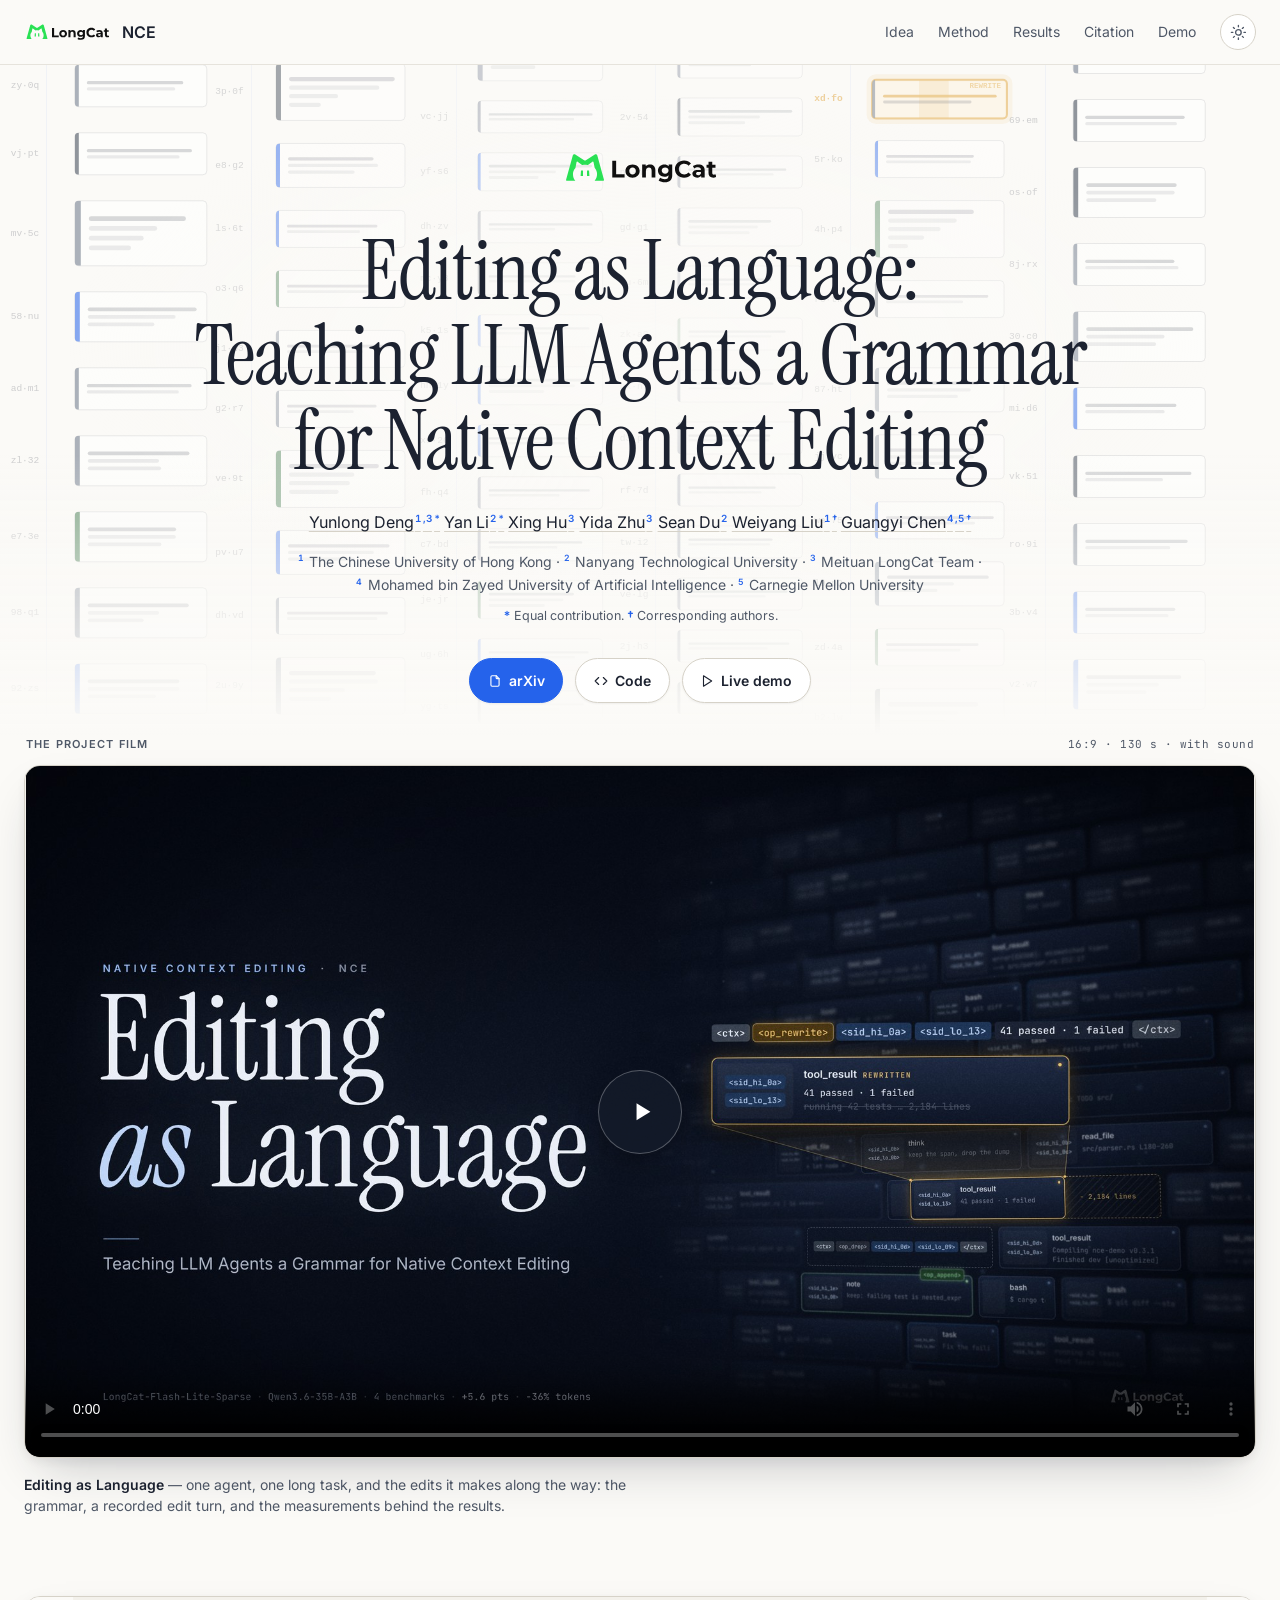
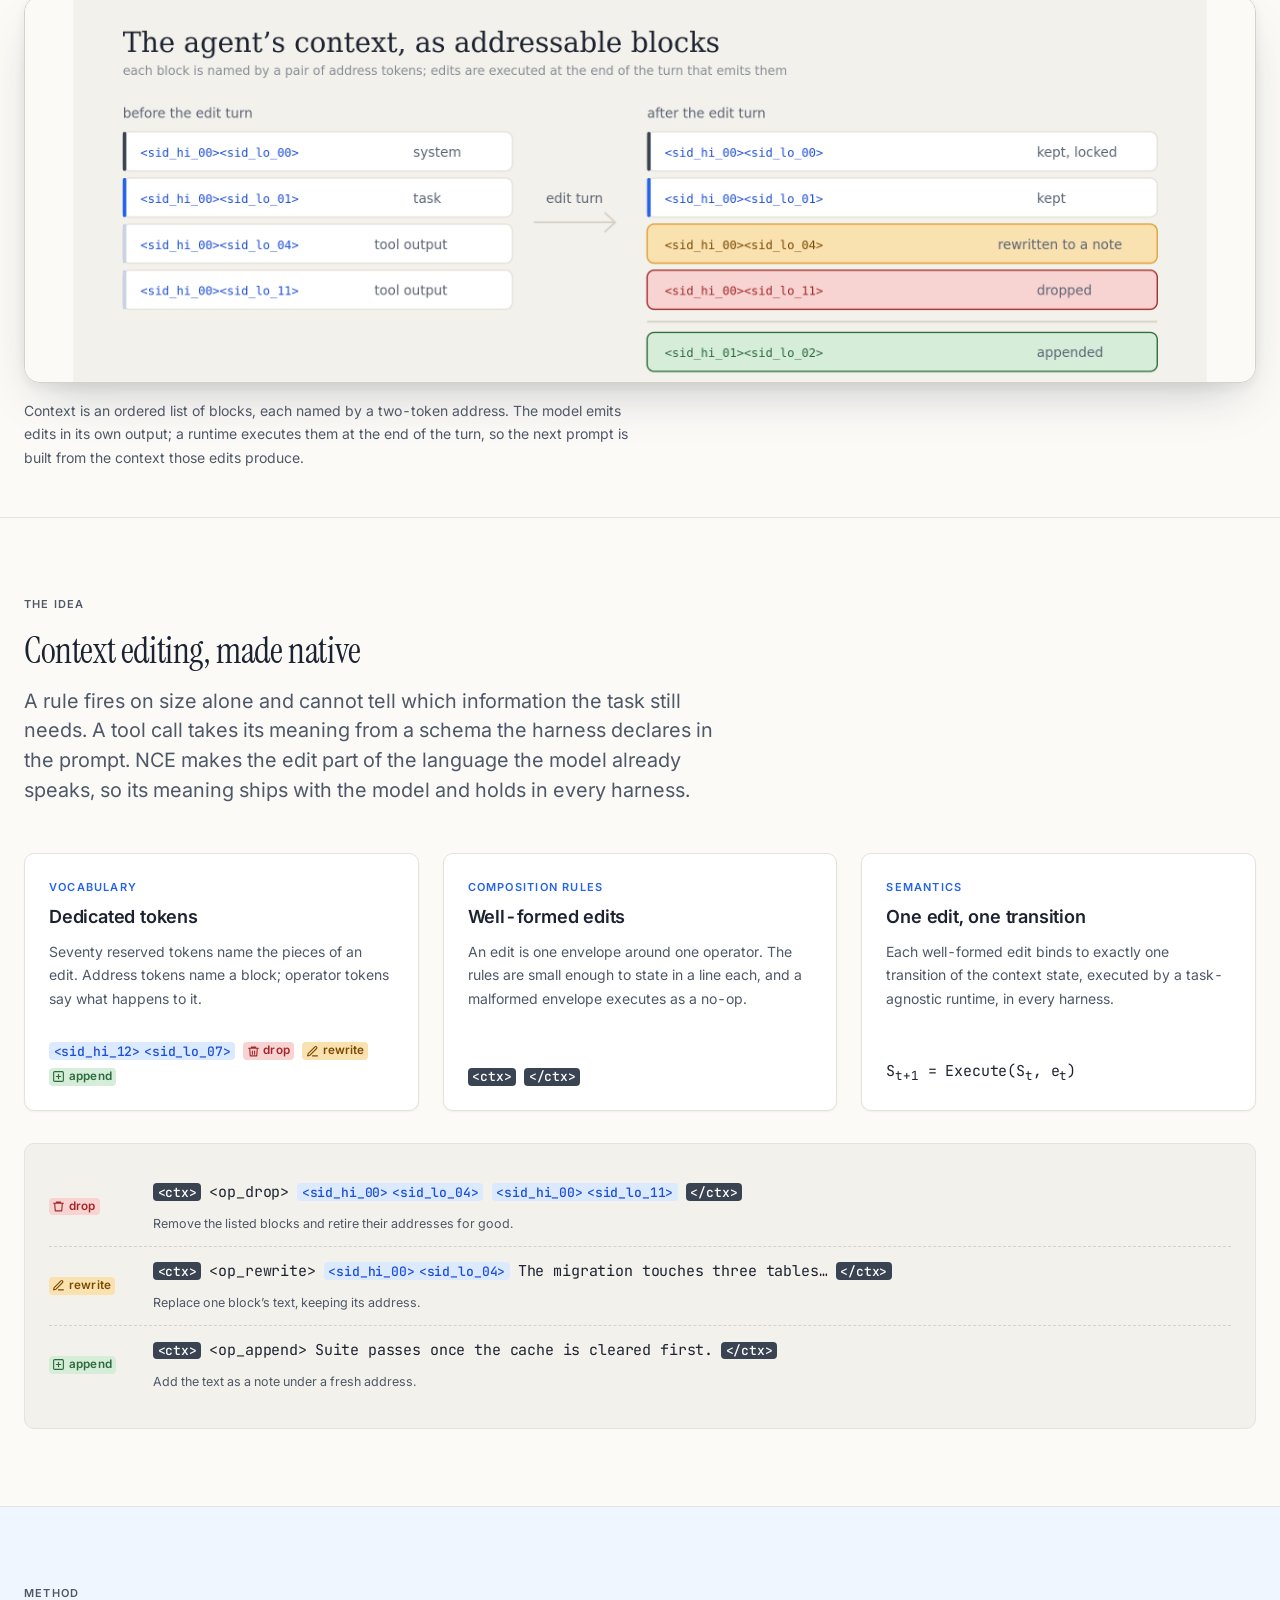
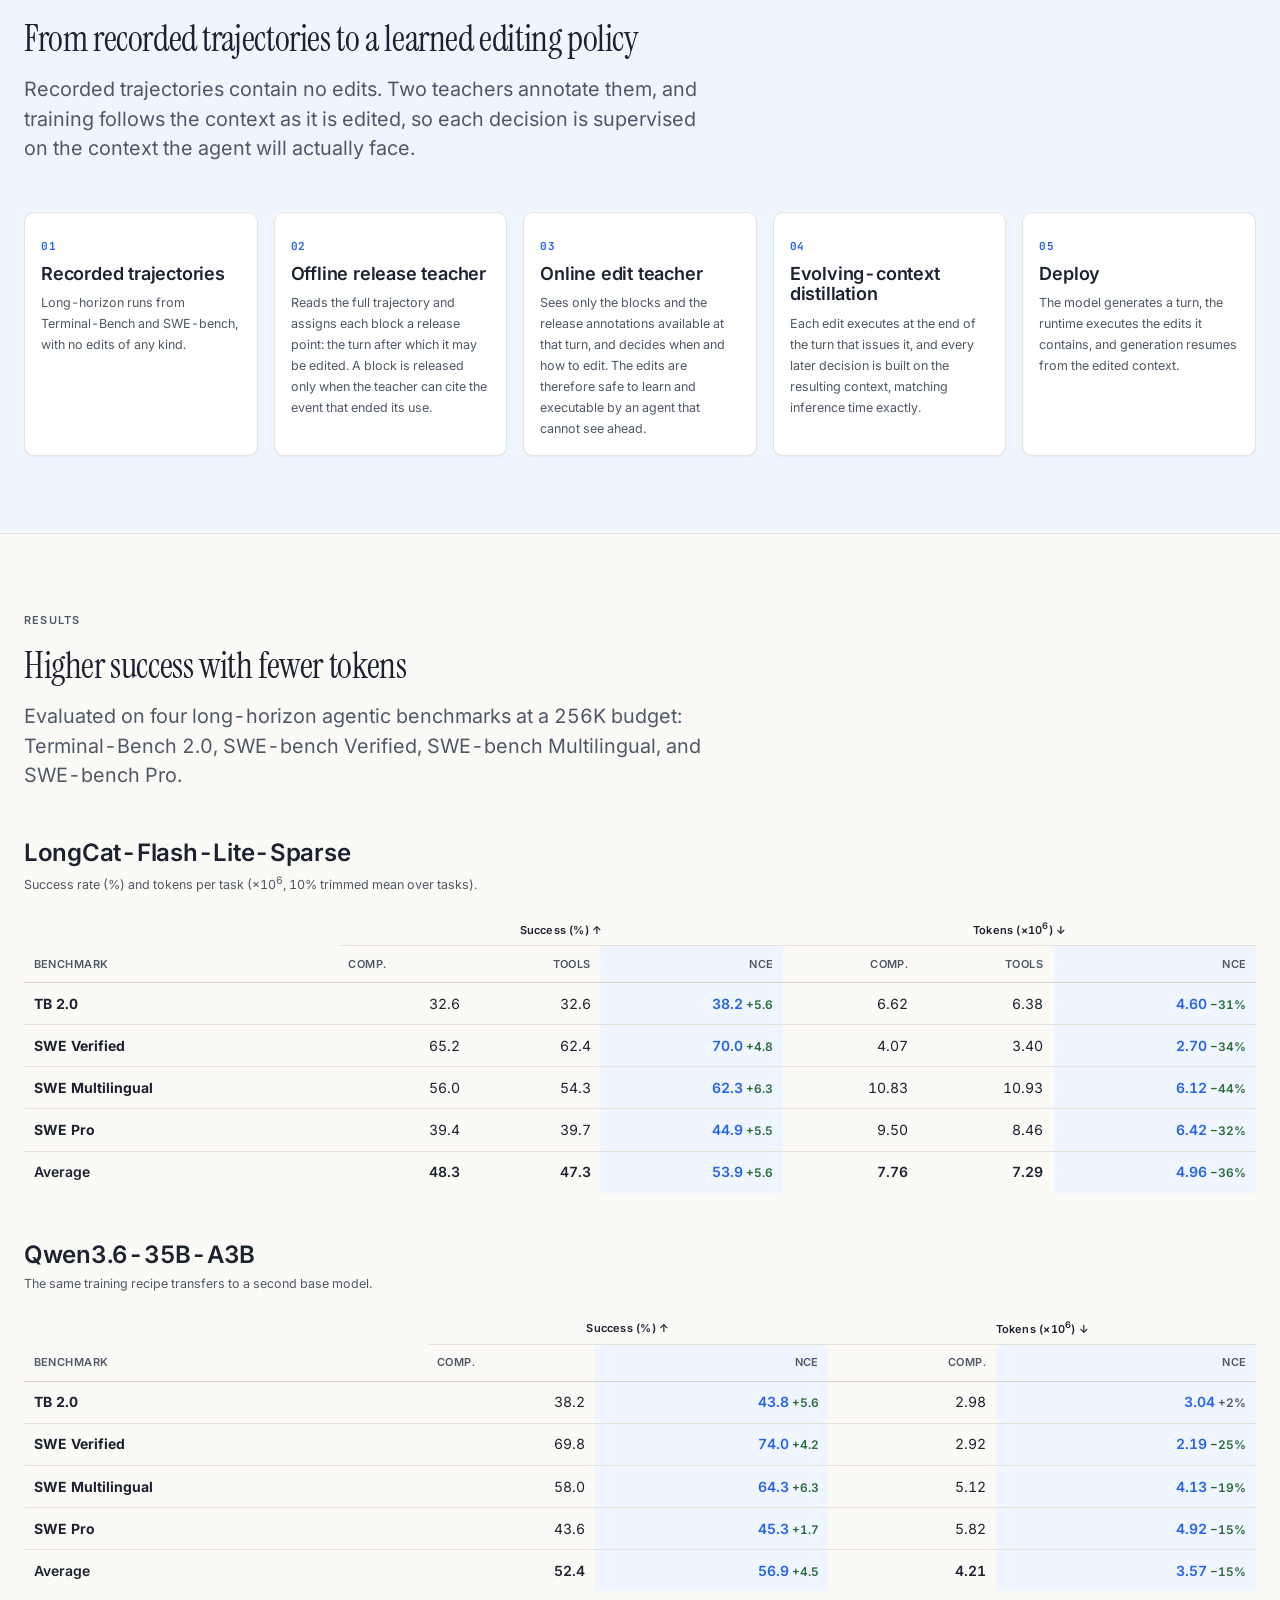
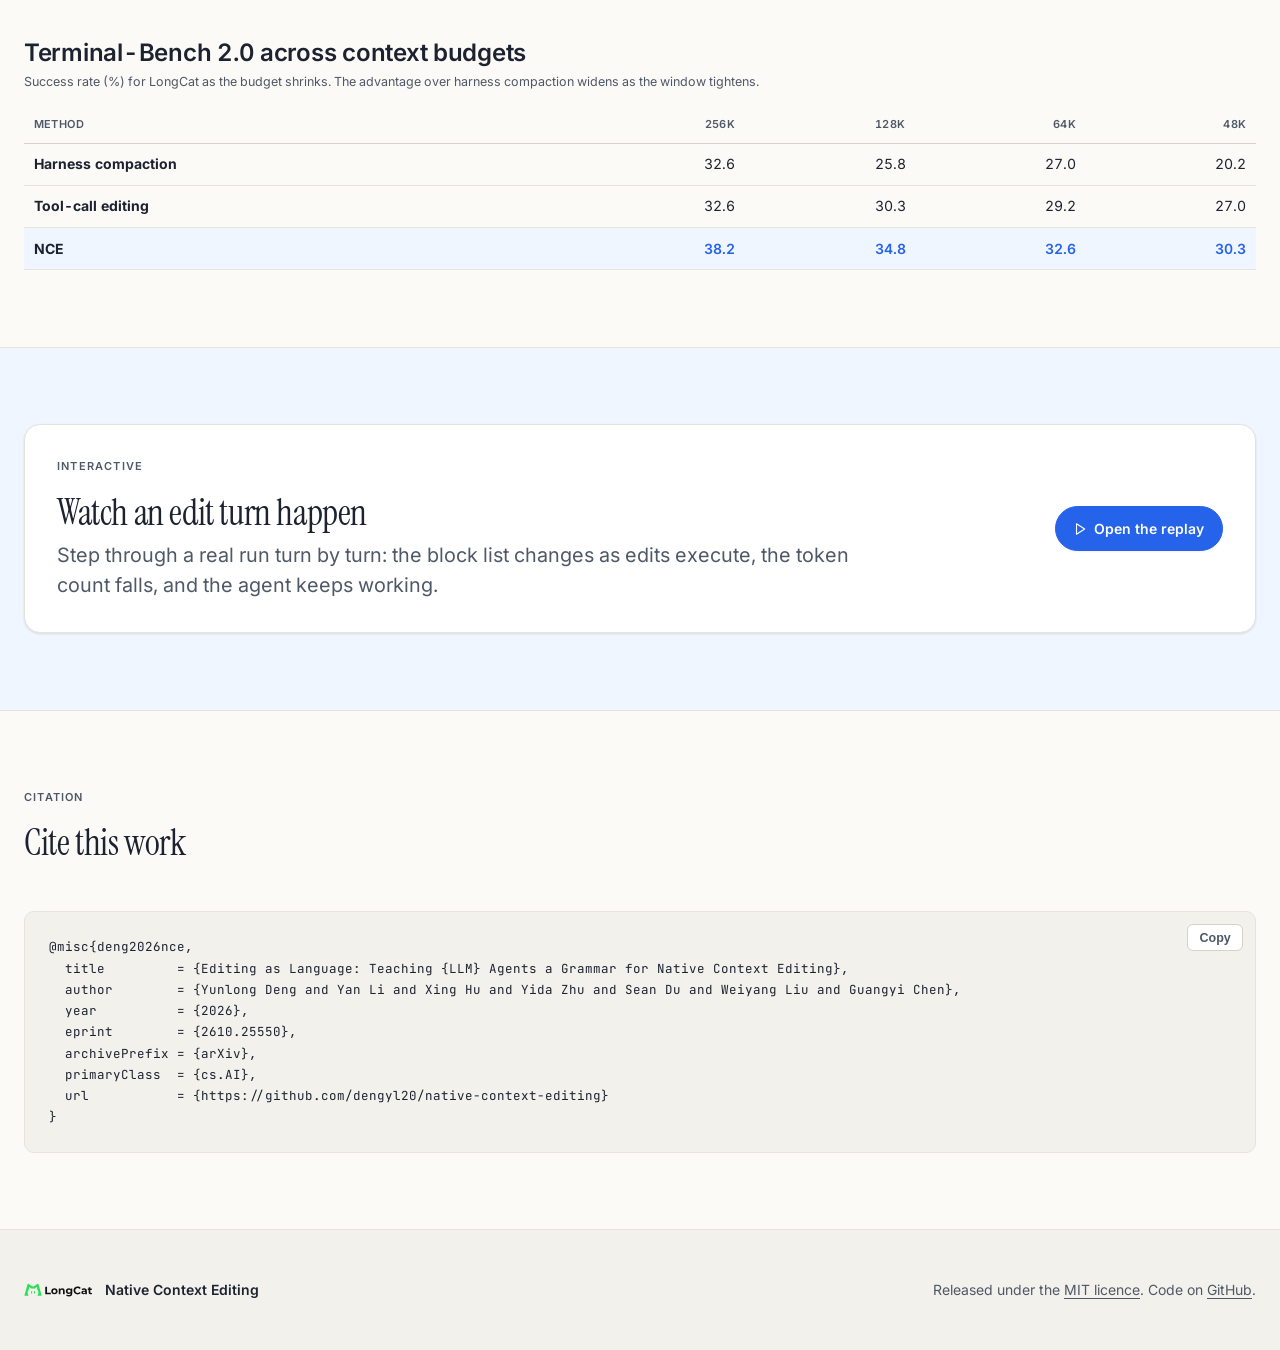
<file: docs/index.html>
<!doctype html>
<html lang="en">
<head>
<meta charset="utf-8">
<meta name="viewport" content="width=device-width, initial-scale=1">
<title>Native Context Editing — Editing as Language</title>
<meta name="description" content="NCE gives an LLM agent a grammar of dedicated special tokens for editing its own context as it generates, so context management becomes part of the model's own language.">
<!-- Set before first paint so the reveal animations only ever arm when
     scripting is on; with it off the page renders fully visible. -->
<script>document.documentElement.classList.add("js");</script>

<!-- ==========================================================================
     CONFIG — everything a maintainer needs to edit lives in this block.
     The arXiv id below is live; replace the link constants as needed.
     ========================================================================== -->
<script>
  window.NCE = {
    title: "Editing as Language: Teaching LLM Agents a Grammar for Native Context Editing",
    // How the title breaks on the page. `title` stays the canonical string for
    // <title> and the citation; these are the display lines, set by hand so the
    // colon lands on its own line and the widest line stays under the shell.
    titleLines: [
      "Editing as Language:",
      "Teaching LLM Agents a Grammar",
      "for Native Context Editing"
    ],
    shortTitle: "Native Context Editing",
    method: "NCE",

    links: {
      paper:   "",                                        // e.g. "paper.pdf" once you host a copy
      arxiv:   "https://arxiv.org/abs/2610.25550",
      code:    "https://github.com/dengyl20/native-context-editing",
      demo:    "demo.html",
      video:   "static/videos/nce.mp4?v=3",
      poster:  "static/videos/nce-poster.jpg?v=3"
    },

    authors: [
      { name: "Yunlong Deng", url: "https://openreview.net/profile?id=~Yunlong_Deng1", affil: [1,3], markers: ["*"] },
      { name: "Yan Li",       url: "https://openreview.net/profile?id=~Yan_Li44",      affil: [2],   markers: ["*"] },
      { name: "Xing Hu",      url: "https://openreview.net/profile?id=~Xing_Hu7",      affil: [3],   markers: [] },
      { name: "Yida Zhu",     url: "https://openreview.net/profile?id=~Yida_Zhu1",     affil: [3],   markers: [] },
      { name: "Sean Du",      url: "https://openreview.net/profile?id=~Sean_Du1",      affil: [2],   markers: [] },
      { name: "Weiyang Liu",  url: "https://openreview.net/profile?id=~Weiyang_Liu1",  affil: [1],   markers: ["†"] },
      { name: "Guangyi Chen", url: "https://openreview.net/profile?id=~Guangyi_Chen1", affil: [4,5], markers: ["†"] }
    ],
    affiliations: [
      { n: 1, text: "The Chinese University of Hong Kong" },
      { n: 2, text: "Nanyang Technological University" },
      { n: 3, text: "Meituan LongCat Team" },
      { n: 4, text: "Mohamed bin Zayed University of Artificial Intelligence" },
      { n: 5, text: "Carnegie Mellon University" }
    ],
    notes: [
      { marker: "*", text: "Equal contribution." },
      { marker: "†", text: "Corresponding authors." }
    ]
  };
</script>

<link rel="stylesheet" href="static/fonts.css">
<link rel="stylesheet" href="static/tokens.css">
<link rel="stylesheet" href="static/site.css">
<link rel="stylesheet" href="static/hero/hero-blocks.css">
<link rel="icon" href="static/img/favicon.svg" type="image/svg+xml">
</head>

<body>
<a class="skip-link" href="#main">Skip to content</a>

<!-- ---------------------------------------------------------------- header -->
<header class="site-header">
  <div class="shell site-header__inner">
    <a class="site-header__mark" href="#top">
      <span class="logo logo--header" role="img" aria-label="LongCat"></span>
      <span data-bind="method">NCE</span>
    </a>
    <nav class="site-nav" aria-label="Sections">
      <a href="#idea">Idea</a>
      <a href="#method">Method</a>
      <a href="#results">Results</a>
      <a class="is-optional" href="#citation">Citation</a>
      <a href="demo.html">Demo</a>
      <button class="theme-toggle" id="theme-toggle" type="button" aria-label="Switch colour theme">
        <svg class="icon-sun" viewBox="0 0 24 24" aria-hidden="true"><circle cx="12" cy="12" r="4"/><path d="M12 2v2M12 20v2M4.9 4.9l1.4 1.4M17.7 17.7l1.4 1.4M2 12h2M20 12h2M4.9 19.1l1.4-1.4M17.7 6.3l1.4-1.4"/></svg>
        <svg class="icon-moon" viewBox="0 0 24 24" aria-hidden="true"><path d="M21 12.8A9 9 0 1 1 11.2 3a7 7 0 0 0 9.8 9.8z"/></svg>
      </button>
    </nav>
  </div>
</header>

<main id="main">
<span id="top"></span>

<!-- ------------------------------------------------------------------ hero -->
<section class="hero hero--bg">
  <div class="hero-bg" aria-hidden="true">
    <canvas data-hero-blocks></canvas>
  </div>
  <div class="shell">
    <span class="logo logo--hero" role="img" aria-label="LongCat"></span>
    <h1 class="hero__title" data-bind="title">Editing as Language: Teaching LLM Agents a Grammar for Native Context Editing</h1>

    <p class="hero__authors" id="authors"></p>
    <p class="hero__affil" data-bind="affiliation"></p>
    <p class="hero__notes" id="notes"></p>

    <div class="hero__links">
      <a class="btn btn--primary" data-link="arxiv" data-fallback="paper" href="#">
        <svg viewBox="0 0 24 24" aria-hidden="true"><path d="M14 3v4a1 1 0 0 0 1 1h4"/><path d="M17 21H7a2 2 0 0 1-2-2V5a2 2 0 0 1 2-2h7l5 5v11a2 2 0 0 1-2 2z"/></svg>
        <span data-bind="paper-label">Paper</span>
      </a>
      <a class="btn" data-link="code" href="#">
        <svg viewBox="0 0 24 24" aria-hidden="true"><path d="m16 18 6-6-6-6M8 6l-6 6 6 6"/></svg>
        Code
      </a>
      <a class="btn" data-link="demo" href="#">
        <svg viewBox="0 0 24 24" aria-hidden="true"><polygon points="6 3 20 12 6 21 6 3"/></svg>
        Live demo
      </a>
    </div>
  </div>
</section>

<!-- ------------------------------------------------------------------ film
     The film sits directly under the hero: it is the shortest honest answer
     to "what is this", and the page should not make a reader scroll three
     sections to find it. It carries its own heading for the outline, but the
     visible label stays a compact rail so nothing competes with the hero. -->
<section class="film" id="video">
  <div class="shell">
    <div class="film__rail">
      <span class="eyebrow">The project film</span>
      <span class="film__meta">16:9 &middot; 130&nbsp;s &middot; with sound</span>
    </div>

    <figure class="film__figure">
      <div class="film__stage" id="pv-stage">
        <video id="pv" controls preload="metadata" playsinline
               poster="static/videos/nce-poster.jpg?v=3"
               aria-label="Project film: Editing as Language, 130 seconds, with sound"
               width="1920" height="1080">
          <source src="static/videos/nce.mp4?v=3" type="video/mp4">
          Your browser cannot play this video. It is also available as
          <a href="static/videos/nce.mp4?v=3">an MP4 download</a>.
        </video>
        <button class="film__play" id="pv-play" type="button"
                aria-label="Play the project film">
          <svg viewBox="0 0 24 24" aria-hidden="true"><polygon points="8 4 21 12 8 20 8 4"/></svg>
          <span class="film__play-label">Play the film</span>
        </button>
        <button class="film__sound" id="pv-sound" type="button" hidden>
          <svg viewBox="0 0 24 24" aria-hidden="true"><path d="M11 5 6.5 9H3v6h3.5L11 19V5Z"/><path d="M15.5 8.5a5 5 0 0 1 0 7" fill="none" stroke="currentColor" stroke-width="1.8" stroke-linecap="round"/></svg>
          Sound on
        </button>
        <div class="film__fallback" id="pv-fallback" hidden>
          The overview video is not bundled in this build.
        </div>
      </div>
      <figcaption class="film__caption">
        <h2 class="sr-only">The project film</h2>
        <p class="film__lede">
          <span class="film__title">Editing as Language</span> &mdash; one agent, one long task,
          and the edits it makes along the way: the grammar, a recorded edit turn, and the
          measurements behind the results.
        </p>
      </figcaption>
    </figure>
  </div>
</section>

<!-- -------------------------------------------------------------- teaser -->
<section class="section section--teaser" id="teaser">
  <div class="shell">
    <figure class="teaser reveal">
      <div class="teaser__frame">
        <!-- The figure is a light-ground raster, so it ships in both cuts: a
             white-ground PNG is the brightest object on a dark page and reads
             as a hole in the layout. The two are pixel-identical in geometry;
             only the palette differs, and CSS picks one from the theme. The
             SVG stands in automatically if a raster is ever missing. -->
        <img src="static/img/teaser.png"
             alt="Before an edit turn, four addressable context blocks: system, task, and two tool outputs. After the turn, one block is rewritten to a note, one is dropped, the first two are kept, and a new note is appended."
             width="2560" height="800" id="teaser-img" class="teaser__fig teaser__fig--light">
        <img src="static/img/teaser-dark.png" alt="" aria-hidden="true"
             width="2560" height="800" class="teaser__fig teaser__fig--dark">
        <img src="static/img/teaser.svg" alt="" width="1280" height="434" id="teaser-svg" hidden>
      </div>
      <figcaption>
        Context is an ordered list of blocks, each named by a two-token address. The model emits
        edits in its own output; a runtime executes them at the end of the turn, so the next
        prompt is built from the context those edits produce.
      </figcaption>
    </figure>
  </div>
</section>

<!-- ------------------------------------------------------------------ idea -->
<section class="section" id="idea">
  <div class="shell">
    <div class="section__head reveal">
      <p class="eyebrow">The idea</p>
      <h2>Context editing, made native</h2>
      <p class="lead">
        A rule fires on size alone and cannot tell which information the task still needs. A tool
        call takes its meaning from a schema the harness declares in the prompt. NCE makes the
        edit part of the language the model already speaks, so its meaning ships with the model
        and holds in every harness.
      </p>
    </div>

    <div class="pillars reveal">
      <article class="pillar">
        <span class="pillar__label">Vocabulary</span>
        <h3>Dedicated tokens</h3>
        <p>Seventy reserved tokens name the pieces of an edit. Address tokens name a block;
           operator tokens say what happens to it.</p>
        <div class="chips chips--stack">
          <span class="chip chip--addr"><span class="chip-token">&lt;sid_hi_12&gt;</span><span class="chip-token">&lt;sid_lo_07&gt;</span></span>
          <span class="chip chip--op chip--drop"><svg class="chip-icon" viewBox="0 0 24 24" aria-hidden="true"><path d="M3 6h18M8 6V4h8v2M19 6l-1 14H6L5 6"/><path d="M10 11v6M14 11v6"/></svg><span class="chip-label">drop</span></span>
          <span class="chip chip--op chip--rewrite"><svg class="chip-icon" viewBox="0 0 24 24" aria-hidden="true"><path d="M12 20h9"/><path d="M16.5 3.5a2.1 2.1 0 0 1 3 3L7 19l-4 1 1-4Z"/></svg><span class="chip-label">rewrite</span></span>
          <span class="chip chip--op chip--append"><svg class="chip-icon" viewBox="0 0 24 24" aria-hidden="true"><rect x="3" y="3" width="18" height="18" rx="2"/><path d="M12 8v8M8 12h8"/></svg><span class="chip-label">append</span></span>
        </div>
      </article>

      <article class="pillar">
        <span class="pillar__label">Composition rules</span>
        <h3>Well-formed edits</h3>
        <p>An edit is one envelope around one operator. The rules are small enough to state in a
           line each, and a malformed envelope executes as a no-op.</p>
        <div class="chips chips--stack">
          <span class="chip chip--env"><span class="chip-token">&lt;ctx&gt;</span></span>
          <span class="chip chip--env"><span class="chip-token">&lt;/ctx&gt;</span></span>
        </div>
      </article>

      <article class="pillar">
        <span class="pillar__label">Semantics</span>
        <h3>One edit, one transition</h3>
        <p>Each well-formed edit binds to exactly one transition of the context state, executed by
           a task-agnostic runtime, in every harness.</p>
        <div class="chips chips--stack">
          <span class="mono">S<sub>t+1</sub> = Execute(S<sub>t</sub>, e<sub>t</sub>)</span>
        </div>
      </article>
    </div>

    <div class="grammar reveal">
      <div class="grammar__row">
        <span class="chip chip--op chip--drop grammar__op"><svg class="chip-icon" viewBox="0 0 24 24" aria-hidden="true"><path d="M3 6h18M8 6V4h8v2M19 6l-1 14H6L5 6"/></svg><span class="chip-label">drop</span></span>
        <span class="grammar__form">
          <span class="chip chip--env"><span class="chip-token">&lt;ctx&gt;</span></span>
          <span class="mono">&lt;op_drop&gt;</span>
          <span class="chip chip--addr"><span class="chip-token">&lt;sid_hi_00&gt;</span><span class="chip-token">&lt;sid_lo_04&gt;</span></span>
          <span class="chip chip--addr"><span class="chip-token">&lt;sid_hi_00&gt;</span><span class="chip-token">&lt;sid_lo_11&gt;</span></span>
          <span class="chip chip--env"><span class="chip-token">&lt;/ctx&gt;</span></span>
          <span class="grammar__note">Remove the listed blocks and retire their addresses for good.</span>
        </span>
      </div>
      <div class="grammar__row">
        <span class="chip chip--op chip--rewrite grammar__op"><svg class="chip-icon" viewBox="0 0 24 24" aria-hidden="true"><path d="M12 20h9"/><path d="M16.5 3.5a2.1 2.1 0 0 1 3 3L7 19l-4 1 1-4Z"/></svg><span class="chip-label">rewrite</span></span>
        <span class="grammar__form">
          <span class="chip chip--env"><span class="chip-token">&lt;ctx&gt;</span></span>
          <span class="mono">&lt;op_rewrite&gt;</span>
          <span class="chip chip--addr"><span class="chip-token">&lt;sid_hi_00&gt;</span><span class="chip-token">&lt;sid_lo_04&gt;</span></span>
          <span class="mono">The migration touches three tables&#8230;</span>
          <span class="chip chip--env"><span class="chip-token">&lt;/ctx&gt;</span></span>
          <span class="grammar__note">Replace one block&#8217;s text, keeping its address.</span>
        </span>
      </div>
      <div class="grammar__row">
        <span class="chip chip--op chip--append grammar__op"><svg class="chip-icon" viewBox="0 0 24 24" aria-hidden="true"><rect x="3" y="3" width="18" height="18" rx="2"/><path d="M12 8v8M8 12h8"/></svg><span class="chip-label">append</span></span>
        <span class="grammar__form">
          <span class="chip chip--env"><span class="chip-token">&lt;ctx&gt;</span></span>
          <span class="mono">&lt;op_append&gt;</span>
          <span class="mono">Suite passes once the cache is cleared first.</span>
          <span class="chip chip--env"><span class="chip-token">&lt;/ctx&gt;</span></span>
          <span class="grammar__note">Add the text as a note under a fresh address.</span>
        </span>
      </div>
    </div>
  </div>
</section>

<!-- ---------------------------------------------------------------- method -->
<section class="section section--tint" id="method">
  <div class="shell">
    <div class="section__head reveal">
      <p class="eyebrow">Method</p>
      <h2>From recorded trajectories to a learned editing policy</h2>
      <p class="lead">
        Recorded trajectories contain no edits. Two teachers annotate them, and training follows
        the context as it is edited, so each decision is supervised on the context the agent will
        actually face.
      </p>
    </div>

    <div class="pipeline reveal">
      <article class="step">
        <h3>Recorded trajectories</h3>
        <p>Long-horizon runs from Terminal-Bench and SWE-bench, with no edits of any kind.</p>
      </article>
      <article class="step">
        <h3>Offline release teacher</h3>
        <p>Reads the full trajectory and assigns each block a release point: the turn after which
           it may be edited. A block is released only when the teacher can cite the event that
           ended its use.</p>
      </article>
      <article class="step">
        <h3>Online edit teacher</h3>
        <p>Sees only the blocks and the release annotations available at that turn, and decides
           when and how to edit. The edits are therefore safe to learn and executable by an agent
           that cannot see ahead.</p>
      </article>
      <article class="step">
        <h3>Evolving-context distillation</h3>
        <p>Each edit executes at the end of the turn that issues it, and every later decision is
           built on the resulting context, matching inference time exactly.</p>
      </article>
      <article class="step">
        <h3>Deploy</h3>
        <p>The model generates a turn, the runtime executes the edits it contains, and generation
           resumes from the edited context.</p>
      </article>
    </div>
  </div>
</section>

<!-- --------------------------------------------------------------- results -->
<section class="section" id="results">
  <div class="shell">
    <div class="section__head reveal">
      <p class="eyebrow">Results</p>
      <h2>Higher success with fewer tokens</h2>
      <p class="lead">
        Evaluated on four long-horizon agentic benchmarks at a 256K budget: Terminal-Bench 2.0,
        SWE-bench Verified, SWE-bench Multilingual, and SWE-bench Pro.
      </p>
    </div>

    <div class="tables reveal">
      <div class="table-block">
        <h3>LongCat-Flash-Lite-Sparse</h3>
        <p class="caption">Success rate (%) and tokens per task (&times;10<sup>6</sup>, 10% trimmed mean over tasks).</p>
        <div class="table-scroll">
          <table class="data-table">
            <caption class="sr-only">LongCat-Flash-Lite-Sparse results at 256K</caption>
            <thead>
              <tr>
                <th scope="col" rowspan="2">Benchmark</th>
                <th scope="colgroup" colspan="3">Success (%) &uarr;</th>
                <th scope="colgroup" colspan="3">Tokens (&times;10<sup>6</sup>) &darr;</th>
              </tr>
              <tr>
                <th scope="col">Comp.</th><th scope="col">Tools</th><th scope="col" class="is-nce">NCE</th>
                <th scope="col">Comp.</th><th scope="col">Tools</th><th scope="col" class="is-nce">NCE</th>
              </tr>
            </thead>
            <tbody>
              <tr><th scope="row">TB 2.0</th><td>32.6</td><td>32.6</td><td class="is-nce is-nce-cell">38.2<span class="delta">+5.6</span></td><td>6.62</td><td>6.38</td><td class="is-nce is-nce-cell">4.60<span class="delta">&minus;31%</span></td></tr>
              <tr><th scope="row">SWE Verified</th><td>65.2</td><td>62.4</td><td class="is-nce is-nce-cell">70.0<span class="delta">+4.8</span></td><td>4.07</td><td>3.40</td><td class="is-nce is-nce-cell">2.70<span class="delta">&minus;34%</span></td></tr>
              <tr><th scope="row">SWE Multilingual</th><td>56.0</td><td>54.3</td><td class="is-nce is-nce-cell">62.3<span class="delta">+6.3</span></td><td>10.83</td><td>10.93</td><td class="is-nce is-nce-cell">6.12<span class="delta">&minus;44%</span></td></tr>
              <tr><th scope="row">SWE Pro</th><td>39.4</td><td>39.7</td><td class="is-nce is-nce-cell">44.9<span class="delta">+5.5</span></td><td>9.50</td><td>8.46</td><td class="is-nce is-nce-cell">6.42<span class="delta">&minus;32%</span></td></tr>
            </tbody>
            <tfoot>
              <tr><th scope="row">Average</th><td>48.3</td><td>47.3</td><td class="is-nce is-nce-cell">53.9<span class="delta">+5.6</span></td><td>7.76</td><td>7.29</td><td class="is-nce is-nce-cell">4.96<span class="delta">&minus;36%</span></td></tr>
            </tfoot>
          </table>
        </div>
      </div>

      <div class="table-block">
        <h3>Qwen3.6-35B-A3B</h3>
        <p class="caption">The same training recipe transfers to a second base model.</p>
        <div class="table-scroll">
          <table class="data-table">
            <caption class="sr-only">Qwen3.6-35B-A3B results at 256K</caption>
            <thead>
              <tr>
                <th scope="col" rowspan="2">Benchmark</th>
                <th scope="colgroup" colspan="2">Success (%) &uarr;</th>
                <th scope="colgroup" colspan="2">Tokens (&times;10<sup>6</sup>) &darr;</th>
              </tr>
              <tr>
                <th scope="col">Comp.</th><th scope="col" class="is-nce">NCE</th>
                <th scope="col">Comp.</th><th scope="col" class="is-nce">NCE</th>
              </tr>
            </thead>
            <tbody>
              <tr><th scope="row">TB 2.0</th><td>38.2</td><td class="is-nce is-nce-cell">43.8<span class="delta">+5.6</span></td><td>2.98</td><td class="is-nce is-nce-cell">3.04<span class="delta delta--flat">+2%</span></td></tr>
              <tr><th scope="row">SWE Verified</th><td>69.8</td><td class="is-nce is-nce-cell">74.0<span class="delta">+4.2</span></td><td>2.92</td><td class="is-nce is-nce-cell">2.19<span class="delta">&minus;25%</span></td></tr>
              <tr><th scope="row">SWE Multilingual</th><td>58.0</td><td class="is-nce is-nce-cell">64.3<span class="delta">+6.3</span></td><td>5.12</td><td class="is-nce is-nce-cell">4.13<span class="delta">&minus;19%</span></td></tr>
              <tr><th scope="row">SWE Pro</th><td>43.6</td><td class="is-nce is-nce-cell">45.3<span class="delta">+1.7</span></td><td>5.82</td><td class="is-nce is-nce-cell">4.92<span class="delta">&minus;15%</span></td></tr>
            </tbody>
            <tfoot>
              <tr><th scope="row">Average</th><td>52.4</td><td class="is-nce is-nce-cell">56.9<span class="delta">+4.5</span></td><td>4.21</td><td class="is-nce is-nce-cell">3.57<span class="delta">&minus;15%</span></td></tr>
            </tfoot>
          </table>
        </div>
      </div>

      <div class="table-block">
        <h3>Terminal-Bench 2.0 across context budgets</h3>
        <p class="caption">Success rate (%) for LongCat as the budget shrinks. The advantage over
          harness compaction widens as the window tightens.</p>
        <div class="table-scroll">
          <table class="data-table">
            <caption class="sr-only">Terminal-Bench 2.0 success rate by budget</caption>
            <thead>
              <tr>
                <th scope="col">Method</th>
                <th scope="col">256K</th><th scope="col">128K</th><th scope="col">64K</th><th scope="col">48K</th>
              </tr>
            </thead>
            <tbody>
              <tr><th scope="row">Harness compaction</th><td>32.6</td><td>25.8</td><td>27.0</td><td>20.2</td></tr>
              <tr><th scope="row">Tool-call editing</th><td>32.6</td><td>30.3</td><td>29.2</td><td>27.0</td></tr>
              <tr class="is-nce"><th scope="row">NCE</th><td class="is-nce-cell">38.2</td><td class="is-nce-cell">34.8</td><td class="is-nce-cell">32.6</td><td class="is-nce-cell">30.3</td></tr>
            </tbody>
          </table>
        </div>
      </div>
    </div>
  </div>
</section>

<!-- ------------------------------------------------------------------ demo -->
<section class="section section--tint" id="demo">
  <div class="shell">
    <div class="cta-card reveal">
      <div>
        <p class="eyebrow">Interactive</p>
        <h2 style="margin-bottom:var(--space-2)">Watch an edit turn happen</h2>
        <p class="lead" style="margin-bottom:0">
          Step through a real run turn by turn: the block list changes as edits execute, the
          token count falls, and the agent keeps working.
        </p>
      </div>
      <a class="btn btn--primary" href="demo.html">
        <svg viewBox="0 0 24 24" aria-hidden="true"><polygon points="6 3 20 12 6 21 6 3"/></svg>
        Open the replay
      </a>
    </div>
  </div>
</section>

<!-- -------------------------------------------------------------- citation -->
<section class="section" id="citation">
  <div class="shell">
    <div class="section__head reveal">
      <p class="eyebrow">Citation</p>
      <h2>Cite this work</h2>
    </div>
    <div class="citation reveal">
      <button class="copy-btn" id="copy-cite" type="button">Copy</button>
      <pre id="bibtex">@misc{deng2026nce,
  title         = {Editing as Language: Teaching {LLM} Agents a Grammar for Native Context Editing},
  author        = {Yunlong Deng and Yan Li and Xing Hu and Yida Zhu and Sean Du and Weiyang Liu and Guangyi Chen},
  year          = {2026},
  eprint        = {2610.25550},
  archivePrefix = {arXiv},
  primaryClass  = {cs.AI},
  url           = {https://github.com/dengyl20/native-context-editing}
}</pre>
    </div>
  </div>
</section>
</main>

<!-- ---------------------------------------------------------------- footer -->
<footer class="site-footer">
  <div class="shell site-footer__inner">
    <div class="site-footer__mark">
      <span class="logo logo--footer" role="img" aria-label="LongCat"></span>
      <span class="site-footer__method">Native Context Editing</span>
    </div>
    <p class="site-footer__legal">
      Released under the <a href="https://github.com/dengyl20/native-context-editing/blob/main/LICENSE">MIT licence</a>.
      Code on <a href="https://github.com/dengyl20/native-context-editing">GitHub</a>.
    </p>
  </div>
</footer>

<script>
/* Minimal, dependency-free behaviour. Progressive: the page reads fine with JS off. */
(function () {
  "use strict";

  // ---- bind config into the DOM -------------------------------------------
  var C = window.NCE || {};

  function setText(sel, text) {
    document.querySelectorAll('[data-bind="' + sel + '"]').forEach(function (el) {
      el.textContent = text;
    });
  }
  if (C.title) {
    // The display lines are set by hand in CONFIG.titleLines; the canonical
    // title still goes to <title>. Fall back to the colon break if a maintainer
    // only edits `title`.
    var el = document.querySelector('[data-bind="title"]');
    if (el) {
      var lines = C.titleLines && C.titleLines.length
        ? C.titleLines
        : (function (t) {
            var at = t.indexOf(": ");
            return at > -1 ? [t.slice(0, at + 1), t.slice(at + 2)] : [t];
          })(C.title);
      el.textContent = "";
      lines.forEach(function (line, i) {
        el.appendChild(document.createTextNode(line));
        if (i < lines.length - 1) {
          // The space matters only where the <br> is hidden (phone widths,
          // see .hero__title br); at the end of a rendered line it collapses.
          el.appendChild(document.createTextNode(" "));
          el.appendChild(document.createElement("br"));
        }
      });
    }
    document.title = C.title;
  }
  setText("method", C.method || "NCE");
  // affiliations — the numbered institution line under the author list
  var affil = document.querySelector('[data-bind="affiliation"]');
  if (affil) {
    if (C.affiliations && C.affiliations.length) {
      C.affiliations.forEach(function (a, i) {
        if (i) affil.appendChild(document.createTextNode(" \u00b7 "));
        // One institution wraps as a unit; only the separators break lines.
        var part = document.createElement("span");
        part.className = "affil-item";
        var n = document.createElement("sup");
        n.className = "affil-mark";
        n.textContent = a.n;
        part.appendChild(n);
        // A non-breaking space keeps the number with the first word of the
        // institution, so a wrapped line never starts with "Mohamed..." and
        // leaves its "4" stranded at the end of the previous one.
        part.appendChild(document.createTextNode("\u00a0" + a.text.replace(/ /, "\u00a0")));
        affil.appendChild(part);
      });
      affil.classList.add("hero__affil--list");
    } else {
      setText("affiliation", C.affiliation || "");
    }
  }

  // authors
  var authors = document.getElementById("authors");
  if (authors && C.authors) {
    C.authors.forEach(function (a, i) {
      if (i) authors.appendChild(document.createTextNode("  "));
      var link = document.createElement("a");
      link.className = "hero__author";
      link.href = a.url;
      link.textContent = a.name;
      // Numbers name the affiliations, as on the paper's title page; the
      // symbols carry the equal-contribution and corresponding-author notes.
      (a.affil || []).forEach(function (n, k) {
        var s = document.createElement("sup");
        s.className = "affil-mark";
        s.textContent = (k ? "," : "") + n;
        link.appendChild(s);
      });
      (a.markers || []).forEach(function (m) {
        var s = document.createElement("sup");
        s.textContent = m;
        link.appendChild(s);
      });
      authors.appendChild(link);
    });
  }

  // notes under the author list
  var notes = document.getElementById("notes");
  if (notes && C.notes) {
    C.notes.forEach(function (n, i) {
      if (i) notes.appendChild(document.createTextNode("  "));
      var m = document.createElement("span");
      m.className = "marker";
      m.textContent = n.marker;
      notes.appendChild(m);
      notes.appendChild(document.createTextNode(" " + n.text));
    });
  }

  // links — data-link names a key in NCE.links; data-fallback names a second
  // key to try before the button is dropped from the page.
  var L = C.links || {};
  document.querySelectorAll("[data-link]").forEach(function (el) {
    var url = L[el.getAttribute("data-link")] || L[el.getAttribute("data-fallback")];
    if (url) { el.setAttribute("href", url); }
    else { el.setAttribute("hidden", ""); }
  });
  // label the primary button for where it actually points
  if (L.arxiv) { setText("paper-label", "arXiv"); }

  // ---- teaser: swap the raster figure for the vector one if it is missing --
  var img = document.getElementById("teaser-img");
  var alt = document.getElementById("teaser-svg");
  if (img && alt) {
    var test = new Image();
    test.onerror = function () { img.hidden = true; alt.hidden = false; };
    test.src = img.getAttribute("src");
  }

  // ---- video: fall back cleanly if the file is not bundled -----------------
  var v = document.getElementById("pv");
  var fb = document.getElementById("pv-fallback");
  // Only a real decode failure counts. A network error on the <source> also
  // fires when the browser aborts a fetch it no longer needs (a seek, or a
  // server without range support), and reporting that as "not bundled" hides
  // a film that is in fact there.
  function filmFailed() {
    var dead = v.error !== null || v.networkState === v.NETWORK_NO_SOURCE;
    if (dead) { v.hidden = true; fb.hidden = false; }
    return dead;
  }
  if (v && fb) {
    v.addEventListener("error", filmFailed);
    v.addEventListener("stalled", function () { window.setTimeout(filmFailed, 20000); });
  }

  // ---- film: the poster doubles as a play button ---------------------------
  // It is a convenience over the native control bar, never a replacement: the
  // <video> keeps its controls, so playback is reachable with JS off and with
  // the keyboard. With JS on the overlay hides once playback starts.
  var play = document.getElementById("pv-play");
  var stage = document.getElementById("pv-stage");
  if (v && play && stage) {
    play.addEventListener("click", function () {
      var p = v.play();
      if (p && p.catch) { p.catch(function () {}); }  // autoplay refusal: control bar still works
    });
    v.addEventListener("play", function () { stage.classList.add("is-playing"); });
    v.addEventListener("ended", function () { stage.classList.remove("is-playing"); });

    // Arriving with #video — the film link in the README and in the paper —
    // means the reader has already asked to watch. Start it, and if the
    // browser declines to autoplay, pulse the play button instead of leaving
    // a still frame with no cue.
    var sound = document.getElementById("pv-sound");
    if (sound) {
      sound.addEventListener("click", function () {
        v.muted = false;
        sound.hidden = true;
        var p = v.play();
        if (p && p.catch) { p.catch(function () {}); }
      });
    }

    if (location.hash === "#video") {
      var go = function () {
        var p = v.play();
        if (p && p.catch) {
          p.catch(function () {
            // Browsers allow autoplay only when muted. Start silently and offer
            // the sound as one tap, rather than a still frame and no cue.
            v.muted = true;
            var q = v.play();
            if (q && q.catch) {
              q.catch(function () { play.classList.add("is-cued"); });
            }
            if (sound) { sound.hidden = false; }
          });
        }
      };
      if (v.readyState >= 3 || v.preload !== "none") { go(); }
      else { v.addEventListener("loadeddata", go, { once: true }); }
    }
  }

  // ---- theme toggle, remembered ------------------------------------------
  var root = document.documentElement;
  var stored = null;
  try { stored = localStorage.getItem("nce-theme"); } catch (e) { stored = null; }
  if (stored === "dark" || stored === "light") root.setAttribute("data-theme", stored);

  var toggle = document.getElementById("theme-toggle");
  if (toggle) {
    toggle.addEventListener("click", function () {
      var isDark = root.getAttribute("data-theme") === "dark" ||
        (!root.getAttribute("data-theme") &&
          window.matchMedia("(prefers-color-scheme: dark)").matches);
      var next = isDark ? "light" : "dark";
      root.setAttribute("data-theme", next);
      try { localStorage.setItem("nce-theme", next); } catch (e) {}
    });
  }

  // ---- copy the BibTeX ----------------------------------------------------
  var copy = document.getElementById("copy-cite");
  if (copy && navigator.clipboard) {
    copy.addEventListener("click", function () {
      var text = document.getElementById("bibtex").textContent;
      navigator.clipboard.writeText(text).then(function () {
        copy.textContent = "Copied";
        copy.classList.add("is-copied");
        setTimeout(function () {
          copy.textContent = "Copy";
          copy.classList.remove("is-copied");
        }, 1600);
      });
    });
  } else if (copy) {
    copy.hidden = true;
  }

  // ---- scroll reveal ------------------------------------------------------
  var items = document.querySelectorAll(".reveal");
  if ("IntersectionObserver" in window && items.length) {
    var io = new IntersectionObserver(function (entries) {
      entries.forEach(function (e) {
        if (e.isIntersecting) {
          e.target.classList.add("is-visible");
          io.unobserve(e.target);
        }
      });
    }, { rootMargin: "0px 0px -12% 0px", threshold: 0.08 });
    items.forEach(function (el) { io.observe(el); });
  } else {
    items.forEach(function (el) { el.classList.add("is-visible"); });
  }
})();
</script>
<script src="static/hero/hero-blocks.js" defer></script>
</body>
</html>
</file>
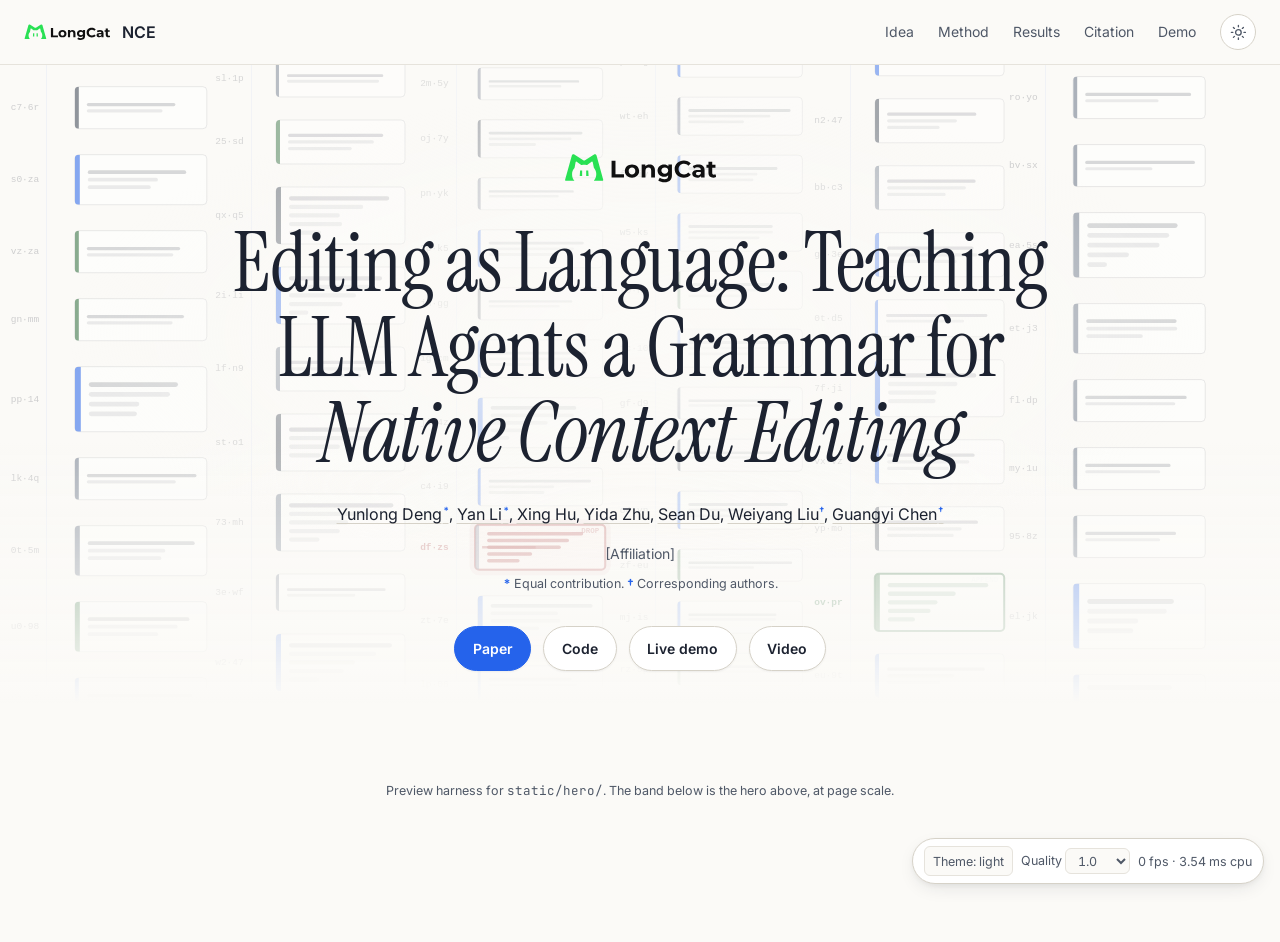
<file: docs/static/hero/preview.html>
<!doctype html>
<html lang="en">
<head>
<meta charset="utf-8">
<meta name="viewport" content="width=device-width, initial-scale=1">
<title>hero-blocks — preview</title>

<!-- This file exists only to preview and measure the background module.
     It is not part of the published site. It borrows the real page's token
     and layout stylesheets so what you see here matches docs/index.html. -->
<link rel="stylesheet" href="../fonts.css">
<link rel="stylesheet" href="../tokens.css">
<link rel="stylesheet" href="../site.css">
<link rel="stylesheet" href="hero-blocks.css">

<style>
  /* A small control strip, preview-only. */
  .preview-bar {
    position: fixed; inset: auto 1rem 1rem auto; z-index: 80;
    display: flex; gap: .5rem; align-items: center;
    padding: .45rem .7rem;
    background: var(--paper-raised);
    border: 1px solid var(--hairline-strong);
    border-radius: var(--radius-pill);
    box-shadow: var(--shadow-md);
    font-size: var(--fs-caption);
    color: var(--ink-secondary);
  }
  .preview-bar button, .preview-bar select {
    font: inherit; color: inherit;
    background: var(--paper); border: 1px solid var(--hairline);
    border-radius: var(--radius-sm); padding: .2rem .5rem; cursor: pointer;
  }
  .preview-bar output { font-variant-numeric: tabular-nums; min-width: 11ch; }
  .preview-note { padding: 0 var(--space-4) var(--space-8); color: var(--ink-secondary); font-size: var(--fs-caption); text-align: center; }

  .logo-colour { display: block; width: 9.5rem; height: auto; margin: 0 auto var(--space-6); }
  .logo-colour--header { width: 5.4rem; margin: 0; align-self: center; }
  /* The mark is drawn black + green; on the dark ground the black lettering
     needs a lift, so it is inverted to paper — the cat stays green. */
  .logo-colour[hidden] { display: none; }
</style>
</head>

<body>
<a class="skip-link" href="#main">Skip to content</a>

<header class="site-header">
  <div class="shell site-header__inner">
    <a class="site-header__mark" href="#top">
      <img class="logo-colour logo-colour--header" data-logo alt="LongCat" width="86" height="23">
      <span>NCE</span>
    </a>
    <nav class="site-nav" aria-label="Sections">
      <a href="#">Idea</a><a href="#">Method</a><a href="#">Results</a><a href="#">Citation</a><a href="#">Demo</a>
      <button class="theme-toggle" id="theme-toggle" type="button" aria-label="Switch colour theme">
        <svg class="icon-sun" viewBox="0 0 24 24" aria-hidden="true"><circle cx="12" cy="12" r="4"/><path d="M12 2v2M12 20v2M4.9 4.9l1.4 1.4M17.7 17.7l1.4 1.4M2 12h2M20 12h2M4.9 19.1l1.4-1.4M17.7 6.3l1.4-1.4"/></svg>
        <svg class="icon-moon" viewBox="0 0 24 24" aria-hidden="true"><path d="M21 12.8A9 9 0 1 1 11.2 3a7 7 0 0 0 9.8 9.8z"/></svg>
      </button>
    </nav>
  </div>
</header>

<main id="main">
<span id="top"></span>

<!-- Same skeleton as docs/index.html, with the background layer added. -->
<section class="hero hero--bg">
  <div class="hero-bg" aria-hidden="true">
    <canvas data-hero-blocks></canvas>
  </div>
  <div class="shell">
    <!-- The colour mark, as docs/README.md uses it. The site's .logo class is a
         single-colour mask by design; here we want the real green cat. -->
    <img class="logo-colour" data-logo alt="LongCat" width="152" height="40">
    <h1 class="hero__title">Editing as Language: Teaching LLM Agents a Grammar for <em>Native Context Editing</em></h1>
    <p class="hero__authors">
      <a class="hero__author" href="#">Yunlong Deng<sup>*</sup></a>,
      <a class="hero__author" href="#">Yan Li<sup>*</sup></a>,
      <a class="hero__author" href="#">Xing Hu</a>,
      <a class="hero__author" href="#">Yida Zhu</a>,
      <a class="hero__author" href="#">Sean Du</a>,
      <a class="hero__author" href="#">Weiyang Liu<sup>†</sup></a>,
      <a class="hero__author" href="#">Guangyi Chen<sup>†</sup></a>
    </p>
    <p class="hero__affil">[Affiliation]</p>
    <p class="hero__notes"><span class="marker">*</span> Equal contribution. <span class="marker">†</span> Corresponding authors.</p>
    <div class="hero__links">
      <a class="btn btn--primary" href="#"><span>Paper</span></a>
      <a class="btn" href="#">Code</a>
      <a class="btn" href="#">Live demo</a>
      <a class="btn" href="#">Video</a>
    </div>
  </div>
</section>

<section class="section">
  <div class="shell">
    <p class="preview-note">Preview harness for <code>static/hero/</code>. The band below is the hero above, at page scale.</p>
  </div>
</section>

<div class="preview-bar">
  <button type="button" id="p-theme">Theme: light</button>
  <label>Quality
    <select id="p-alpha">
      <option value="1" selected>1.0</option>
      <option value="0.7">0.7</option>
      <option value="0.45">0.45</option>
    </select>
  </label>
  <output id="p-stats">…</output>
</div>

<script src="hero-blocks.js" defer></script>
<script>
  (function () {
    var root = document.documentElement;
    try {
      var stored = localStorage.getItem("nce-theme");
      if (stored === "dark" || stored === "light") root.setAttribute("data-theme", stored);
    } catch (e) {}

    /* The wordmark is near-black in the light cut and white in the dark cut;
       the cat stays green in both. Same two files the site can use. */
    function syncLogos() {
      var dark = (root.getAttribute("data-theme") || "") === "dark" ||
        (!root.getAttribute("data-theme") && matchMedia("(prefers-color-scheme: dark)").matches);
      var src = dark ? "../../assets/longcat-logo-dark.svg" : "../../assets/longcat-logo.svg";
      var imgs = document.querySelectorAll("[data-logo]");
      for (var i = 0; i < imgs.length; i++) {
        if (imgs[i].getAttribute("src") !== src) imgs[i].setAttribute("src", src);
      }
    }
    syncLogos();
    new MutationObserver(syncLogos).observe(root, { attributes: true, attributeFilter: ["data-theme"] });
    matchMedia("(prefers-color-scheme: dark)").addEventListener("change", syncLogos);

    var btn = document.getElementById("p-theme");
    function label() {
      var t = root.getAttribute("data-theme") ||
        (matchMedia("(prefers-color-scheme: dark)").matches ? "dark" : "light");
      btn.textContent = "Theme: " + t;
    }
    btn.addEventListener("click", function () {
      var now = root.getAttribute("data-theme") ||
        (matchMedia("(prefers-color-scheme: dark)").matches ? "dark" : "light");
      var next = now === "dark" ? "light" : "dark";
      root.setAttribute("data-theme", next);
      try { localStorage.setItem("nce-theme", next); } catch (e) {}
      label();
    });
    label();

    document.getElementById("p-alpha").addEventListener("change", function () {
      document.querySelector(".hero-bg").style.setProperty("--hero-field-opacity", this.value);
    });

    /* Live read-out of the module's own counters. In a headless browser the
       canvas is drawn in software, so these numbers are a floor, not a
       representative 60 fps measurement — see README. */
    var out = document.getElementById("p-stats");
    setInterval(function () {
      var c = document.querySelector("canvas[data-hero-blocks]");
      var api = c && c.__heroBlocks;
      if (!api) { out.textContent = "no module"; return; }
      out.textContent = api.stats.fps.toFixed(0) + " fps · " +
        api.stats.cpuMs.toFixed(2) + " ms cpu";
    }, 500);
  })();
</script>
</body>
</html>
</file>
<file: docs/static/fonts.css>
/* ==========================================================================
   NCE — self-hosted webfonts
   All three families are SIL Open Font License 1.1. License texts sit next to
   this file as OFL-*.txt; file-by-file provenance is in SOURCES.md.
   No CDN, no remote fonts, no runtime network calls.

   Font stack (STYLE.md):
     Instrument Serif  — display headings
     Inter             — body / UI, tabular figures
     JetBrains Mono    — token chips, code, addresses

   Two subsets per face, split by unicode-range, so a page that only renders
   ASCII never pays for the Latin-Extended bytes.
   ========================================================================== */

/* --------------------------------------------------------------------------
   Instrument Serif — display
   400 regular + 400 italic. Static cut, downloaded from google/fonts
   (ofl/instrumentserif), shipped as woff2.
   -------------------------------------------------------------------------- */
@font-face {
  font-family: "Instrument Serif";
  font-style: normal;
  font-weight: 400;
  font-display: swap;
  src: url("fonts/files/instrument-serif-latin-400-normal.woff2") format("woff2");
  unicode-range: U+0000-00FF, U+0131, U+0152-0153, U+02BB-02BC, U+02C6, U+02DA,
                 U+02DC, U+0304, U+0308, U+0329, U+2000-206F, U+20AC, U+2122,
                 U+2191, U+2193, U+2212, U+2215, U+FEFF, U+FFFD;
}
@font-face {
  font-family: "Instrument Serif";
  font-style: normal;
  font-weight: 400;
  font-display: swap;
  src: url("fonts/files/instrument-serif-latin-ext-400-normal.woff2") format("woff2");
  unicode-range: U+0100-02BA, U+02BD-02C5, U+02C7-02CC, U+02CE-02D7, U+02DD-02FF,
                 U+0304, U+0308, U+0329, U+1D00-1DBF, U+1E00-1E9F, U+1EF2-1EFF,
                 U+2020, U+20A0-20AB, U+20AD-20C0, U+2113, U+2C60-2C7F, U+A720-A7FF;
}
@font-face {
  font-family: "Instrument Serif";
  font-style: italic;
  font-weight: 400;
  font-display: swap;
  src: url("fonts/files/instrument-serif-latin-400-italic.woff2") format("woff2");
  unicode-range: U+0000-00FF, U+0131, U+0152-0153, U+02BB-02BC, U+02C6, U+02DA,
                 U+02DC, U+0304, U+0308, U+0329, U+2000-206F, U+20AC, U+2122,
                 U+2191, U+2193, U+2212, U+2215, U+FEFF, U+FFFD;
}
@font-face {
  font-family: "Instrument Serif";
  font-style: italic;
  font-weight: 400;
  font-display: swap;
  src: url("fonts/files/instrument-serif-latin-ext-400-italic.woff2") format("woff2");
  unicode-range: U+0100-02BA, U+02BD-02C5, U+02C7-02CC, U+02CE-02D7, U+02DD-02FF,
                 U+0304, U+0308, U+0329, U+1D00-1DBF, U+1E00-1E9F, U+1EF2-1EFF,
                 U+2020, U+20A0-20AB, U+20AD-20C0, U+2113, U+2C60-2C7F, U+A720-A7FF;
}

/* --------------------------------------------------------------------------
   Inter — body / UI.  400 500 600 700 800.
   Web files are the @fontsource woff2 subsets. The matching TTFs used by the
   video renderer live in nce-pv/fonts/.
   -------------------------------------------------------------------------- */
@font-face {
  font-family: "Inter";
  font-style: normal; font-weight: 400; font-display: swap;
  src: url("fonts/files/inter-latin-400-normal.woff2") format("woff2");
  unicode-range: U+0000-00FF, U+0131, U+0152-0153, U+02BB-02BC, U+02C6, U+02DA, U+02DC, U+0304, U+0308, U+0329, U+2000-206F, U+20AC, U+2122, U+2191, U+2193, U+2212, U+2215, U+FEFF, U+FFFD;
}
@font-face {
  font-family: "Inter";
  font-style: normal; font-weight: 400; font-display: swap;
  src: url("fonts/files/inter-latin-ext-400-normal.woff2") format("woff2");
  unicode-range: U+0100-02BA, U+02BD-02C5, U+02C7-02CC, U+02CE-02D7, U+02DD-02FF, U+0304, U+0308, U+0329, U+1D00-1DBF, U+1E00-1E9F, U+1EF2-1EFF, U+2020, U+20A0-20AB, U+20AD-20C0, U+2113, U+2C60-2C7F, U+A720-A7FF;
}
@font-face {
  font-family: "Inter";
  font-style: normal; font-weight: 500; font-display: swap;
  src: url("fonts/files/inter-latin-500-normal.woff2") format("woff2");
  unicode-range: U+0000-00FF, U+0131, U+0152-0153, U+02BB-02BC, U+02C6, U+02DA, U+02DC, U+0304, U+0308, U+0329, U+2000-206F, U+20AC, U+2122, U+2191, U+2193, U+2212, U+2215, U+FEFF, U+FFFD;
}
@font-face {
  font-family: "Inter";
  font-style: normal; font-weight: 500; font-display: swap;
  src: url("fonts/files/inter-latin-ext-500-normal.woff2") format("woff2");
  unicode-range: U+0100-02BA, U+02BD-02C5, U+02C7-02CC, U+02CE-02D7, U+02DD-02FF, U+0304, U+0308, U+0329, U+1D00-1DBF, U+1E00-1E9F, U+1EF2-1EFF, U+2020, U+20A0-20AB, U+20AD-20C0, U+2113, U+2C60-2C7F, U+A720-A7FF;
}
@font-face {
  font-family: "Inter";
  font-style: normal; font-weight: 600; font-display: swap;
  src: url("fonts/files/inter-latin-600-normal.woff2") format("woff2");
  unicode-range: U+0000-00FF, U+0131, U+0152-0153, U+02BB-02BC, U+02C6, U+02DA, U+02DC, U+0304, U+0308, U+0329, U+2000-206F, U+20AC, U+2122, U+2191, U+2193, U+2212, U+2215, U+FEFF, U+FFFD;
}
@font-face {
  font-family: "Inter";
  font-style: normal; font-weight: 600; font-display: swap;
  src: url("fonts/files/inter-latin-ext-600-normal.woff2") format("woff2");
  unicode-range: U+0100-02BA, U+02BD-02C5, U+02C7-02CC, U+02CE-02D7, U+02DD-02FF, U+0304, U+0308, U+0329, U+1D00-1DBF, U+1E00-1E9F, U+1EF2-1EFF, U+2020, U+20A0-20AB, U+20AD-20C0, U+2113, U+2C60-2C7F, U+A720-A7FF;
}
@font-face {
  font-family: "Inter";
  font-style: normal; font-weight: 700; font-display: swap;
  src: url("fonts/files/inter-latin-700-normal.woff2") format("woff2");
  unicode-range: U+0000-00FF, U+0131, U+0152-0153, U+02BB-02BC, U+02C6, U+02DA, U+02DC, U+0304, U+0308, U+0329, U+2000-206F, U+20AC, U+2122, U+2191, U+2193, U+2212, U+2215, U+FEFF, U+FFFD;
}
@font-face {
  font-family: "Inter";
  font-style: normal; font-weight: 700; font-display: swap;
  src: url("fonts/files/inter-latin-ext-700-normal.woff2") format("woff2");
  unicode-range: U+0100-02BA, U+02BD-02C5, U+02C7-02CC, U+02CE-02D7, U+02DD-02FF, U+0304, U+0308, U+0329, U+1D00-1DBF, U+1E00-1E9F, U+1EF2-1EFF, U+2020, U+20A0-20AB, U+20AD-20C0, U+2113, U+2C60-2C7F, U+A720-A7FF;
}
@font-face {
  font-family: "Inter";
  font-style: normal; font-weight: 800; font-display: swap;
  src: url("fonts/files/inter-latin-800-normal.woff2") format("woff2");
  unicode-range: U+0000-00FF, U+0131, U+0152-0153, U+02BB-02BC, U+02C6, U+02DA, U+02DC, U+0304, U+0308, U+0329, U+2000-206F, U+20AC, U+2122, U+2191, U+2193, U+2212, U+2215, U+FEFF, U+FFFD;
}
@font-face {
  font-family: "Inter";
  font-style: normal; font-weight: 800; font-display: swap;
  src: url("fonts/files/inter-latin-ext-800-normal.woff2") format("woff2");
  unicode-range: U+0100-02BA, U+02BD-02C5, U+02C7-02CC, U+02CE-02D7, U+02DD-02FF, U+0304, U+0308, U+0329, U+1D00-1DBF, U+1E00-1E9F, U+1EF2-1EFF, U+2020, U+20A0-20AB, U+20AD-20C0, U+2113, U+2C60-2C7F, U+A720-A7FF;
}

/* --------------------------------------------------------------------------
   JetBrains Mono — token chips, code, addresses.  400 500 700.
   -------------------------------------------------------------------------- */
@font-face {
  font-family: "JetBrains Mono";
  font-style: normal; font-weight: 400; font-display: swap;
  src: url("fonts/files/jetbrains-mono-latin-400-normal.woff2") format("woff2");
  unicode-range: U+0000-00FF, U+0131, U+0152-0153, U+02BB-02BC, U+02C6, U+02DA, U+02DC, U+0304, U+0308, U+0329, U+2000-206F, U+20AC, U+2122, U+2191, U+2193, U+2212, U+2215, U+FEFF, U+FFFD;
}
@font-face {
  font-family: "JetBrains Mono";
  font-style: normal; font-weight: 400; font-display: swap;
  src: url("fonts/files/jetbrains-mono-latin-ext-400-normal.woff2") format("woff2");
  unicode-range: U+0100-02BA, U+02BD-02C5, U+02C7-02CC, U+02CE-02D7, U+02DD-02FF, U+0304, U+0308, U+0329, U+1D00-1DBF, U+1E00-1E9F, U+1EF2-1EFF, U+2020, U+20A0-20AB, U+20AD-20C0, U+2113, U+2C60-2C7F, U+A720-A7FF;
}
@font-face {
  font-family: "JetBrains Mono";
  font-style: normal; font-weight: 500; font-display: swap;
  src: url("fonts/files/jetbrains-mono-latin-500-normal.woff2") format("woff2");
  unicode-range: U+0000-00FF, U+0131, U+0152-0153, U+02BB-02BC, U+02C6, U+02DA, U+02DC, U+0304, U+0308, U+0329, U+2000-206F, U+20AC, U+2122, U+2191, U+2193, U+2212, U+2215, U+FEFF, U+FFFD;
}
@font-face {
  font-family: "JetBrains Mono";
  font-style: normal; font-weight: 500; font-display: swap;
  src: url("fonts/files/jetbrains-mono-latin-ext-500-normal.woff2") format("woff2");
  unicode-range: U+0100-02BA, U+02BD-02C5, U+02C7-02CC, U+02CE-02D7, U+02DD-02FF, U+0304, U+0308, U+0329, U+1D00-1DBF, U+1E00-1E9F, U+1EF2-1EFF, U+2020, U+20A0-20AB, U+20AD-20C0, U+2113, U+2C60-2C7F, U+A720-A7FF;
}
@font-face {
  font-family: "JetBrains Mono";
  font-style: normal; font-weight: 700; font-display: swap;
  src: url("fonts/files/jetbrains-mono-latin-700-normal.woff2") format("woff2");
  unicode-range: U+0000-00FF, U+0131, U+0152-0153, U+02BB-02BC, U+02C6, U+02DA, U+02DC, U+0304, U+0308, U+0329, U+2000-206F, U+20AC, U+2122, U+2191, U+2193, U+2212, U+2215, U+FEFF, U+FFFD;
}
@font-face {
  font-family: "JetBrains Mono";
  font-style: normal; font-weight: 700; font-display: swap;
  src: url("fonts/files/jetbrains-mono-latin-ext-700-normal.woff2") format("woff2");
  unicode-range: U+0100-02BA, U+02BD-02C5, U+02C7-02CC, U+02CE-02D7, U+02DD-02FF, U+0304, U+0308, U+0329, U+1D00-1DBF, U+1E00-1E9F, U+1EF2-1EFF, U+2020, U+20A0-20AB, U+20AD-20C0, U+2113, U+2C60-2C7F, U+A720-A7FF;
}
</file>
<file: docs/static/tokens.css>
/* ==========================================================================
   NCE — shared design tokens
   Source of truth: doc/NativeLongHorizon/release_1016/STYLE.md
   Consumed by: the project website (docs/) and, as the colour reference,
   the promo video (nce-pv/).

   Every value here mirrors STYLE.md exactly. Nothing in this file depends on
   a build step, a CDN or a network call.
   ========================================================================== */

/* --------------------------------------------------------------------------
   1. Tokens under a light surface (the default)
   -------------------------------------------------------------------------- */
:root {
  color-scheme: light;

  /* --- surfaces & ink (STYLE.md "配色") --------------------------------- */
  --paper:            #FBFAF7;  /* page ground */
  --paper-raised:     #FFFFFF;  /* cards sitting on the ground */
  --paper-sunken:     #F3F1EB;  /* wells, code blocks, replay track */
  --ink:              #1C2230;  /* body text */
  --ink-secondary:    #4F5867;  /* captions, labels, axis text (6.8:1 on --paper) */
  --hairline:         #E6E3DC;  /* 1px rules, card borders */
  --hairline-strong:  #D6D2C8;  /* borders that need to read as structure */

  /* --- brand blue (NCE the method, and general emphasis) ---------------- */
  --brand:            #2563EB;
  --brand-tint:       #EFF6FF;  /* the pale blue ground on light surfaces */
  --brand-strong:     #1D4ED8;  /* pressed / hover-deep */
  --brand-on-tint:    #2563EB;
  --on-brand:         #FFFFFF;  /* text on a --brand fill (light: 8.1:1) */

  /* --- token chip: an address, <sid_hi_hh><sid_lo_ll> ------------------- */
  --chip-addr-bg:     #DBEAFE;
  --chip-addr-fg:     #1D4ED8;

  /* --- token chip: the envelope, <ctx> and </ctx> ----------------------- */
  --chip-env-bg:      #3A4352;
  --chip-env-fg:      #FFFFFF;

  /* --- operator chips: drop / rewrite / append -------------------------- */
  --chip-drop-bg:     #F7D3D1;
  --chip-drop-fg:     #A1282A;
  --chip-rewrite-bg:  #FAE1B0;
  --chip-rewrite-fg:  #7A4A00;
  --chip-append-bg:   #D6EDDA;
  --chip-append-fg:   #2C6A3B;

  /* --- context-block type colours (replay track, video blocks) ---------- */
  --block-system:     #3A4352;  /* the locked block */
  --block-task:       #2563EB;
  --block-tool:       #C9D3E3;  /* neutral blue-grey for tool output */
  --block-note:       #2C6A3B;  /* a note the model appended */
  --block-rewritten:  #DFA032;  /* amber stroke on a block that was rewritten */

  /* --- chart series ----------------------------------------------------- */
  --series-comp:      #A3ACB9;
  --series-tools:     #6B7689;
  --series-nce:       #2563EB;
  --gridline:         #E6E3DC;

  /* --- type families ---------------------------------------------------- */
  --font-display: "Instrument Serif", ui-serif, Georgia, "Times New Roman", serif;
  --font-sans:    "Inter", -apple-system, BlinkMacSystemFont, "Segoe UI", Roboto, sans-serif;
  --font-mono:    "JetBrains Mono", ui-monospace, SFMono-Regular, Menlo, Consolas, monospace;

  /* --- type scale (fluid; 1.25 ratio, display steps tightened) ---------- */
  --fs-display: clamp(2.75rem, 1.85rem + 4.2vw, 5.25rem);  /* hero wordmark  */
  --fs-h1:      clamp(2.25rem, 1.65rem + 2.6vw, 3.5rem);
  --fs-h2:      clamp(1.625rem, 1.35rem + 1.2vw, 2.25rem);
  --fs-h3:      clamp(1.25rem, 1.14rem + 0.5vw, 1.5rem);
  --fs-h4:      1.125rem;
  --fs-lead:    clamp(1.0625rem, 1.01rem + 0.28vw, 1.25rem);
  --fs-body:    1rem;
  --fs-small:   0.875rem;
  --fs-caption: 0.78125rem;
  --fs-chip:    0.8125rem;   /* token chips */
  --fs-micro:   0.6875rem;   /* eyebrow / all-caps labels */

  /* --- line heights ----------------------------------------------------- */
  --lh-display: 1.02;
  --lh-heading: 1.14;
  --lh-lead:    1.5;
  --lh-body:    1.68;
  --lh-tight:   1.28;
  --lh-chip:    1;

  /* --- tracking --------------------------------------------------------- */
  --tracking-display: -0.015em;
  --tracking-heading: -0.011em;
  --tracking-body:     0;
  --tracking-eyebrow:  0.11em;   /* only for the all-caps eyebrow style */
  --tracking-mono:    -0.01em;

  /* --- weights ---------------------------------------------------------- */
  --fw-regular: 400;
  --fw-medium:  500;
  --fw-semibold:600;
  --fw-bold:    700;
  --fw-black:   800;

  /* --- spacing (4px base) ----------------------------------------------- */
  --space-1:  0.25rem;
  --space-2:  0.5rem;
  --space-3:  0.75rem;
  --space-4:  1rem;
  --space-5:  1.5rem;
  --space-6:  2rem;
  --space-7:  3rem;
  --space-8:  4rem;
  --space-9:  6rem;
  --space-10: 8rem;

  /* --- layout ----------------------------------------------------------- */
  --measure:      68ch;   /* comfortable reading width */
  --measure-wide: 84rem;  /* page shell */
  --measure-narrow: 46rem;

  /* --- radii ------------------------------------------------------------ */
  --radius-chip:  4px;    /* STYLE.md: token chips are 4px */
  --radius-sm:    6px;
  --radius-md:    10px;
  --radius-lg:    16px;
  --radius-pill:  999px;

  /* --- elevation -------------------------------------------------------- */
  --shadow-xs: 0 1px 2px rgba(28, 34, 48, 0.06);
  --shadow-sm: 0 1px 3px rgba(28, 34, 48, 0.07), 0 1px 2px rgba(28, 34, 48, 0.05);
  --shadow-md: 0 6px 20px -6px rgba(28, 34, 48, 0.14), 0 2px 6px rgba(28, 34, 48, 0.05);
  --shadow-lg: 0 22px 48px -18px rgba(28, 34, 48, 0.26), 0 4px 12px rgba(28, 34, 48, 0.06);

  /* --- motion (STYLE.md「动效」) --------------------------------------- */
  --ease:        cubic-bezier(0.16, 1, 0.3, 1);  /* expo-out, the main curve */
  --ease-inout:  cubic-bezier(0.65, 0, 0.35, 1);
  --dur-fast:    180ms;
  --dur-base:    400ms;
  --dur-slow:    650ms;
  --dur-slower:  900ms;
  --stagger:     50ms;   /* 40–60ms stagger between siblings */

  /* --- chip geometry ---------------------------------------------------- */
  --chip-pad-x:   0.35em;   /* STYLE.md: about 0.35em each side */
  --chip-pad-y:   0.18em;
  --chip-gap:     0.5px;    /* two address chips sit flush against each other */
  --chip-icon:    1em;

  /* --- focus ------------------------------------------------------------ */
  --focus-ring: 2px solid var(--brand);
  --focus-offset: 3px;
}

/* --------------------------------------------------------------------------
   2. Dark surface
   Applied when <html data-theme="dark">, or automatically when the visitor
   has no explicit preference and their OS asks for dark.
   -------------------------------------------------------------------------- */
:root[data-theme="dark"] {
  color-scheme: dark;

  --paper:            #0D1424;
  --paper-raised:     #141D31;
  --paper-sunken:     #0A1020;
  --ink:              #E8ECF4;
  --ink-secondary:    #9AA4B6;
  --hairline:         #25304A;
  --hairline-strong:  #33405C;

  --brand:            #93C5FD;
  --brand-tint:       #16243F;
  --brand-strong:     #BFDBFE;
  --brand-on-tint:    #BFDBFE;
  --on-brand:         #0D1424;  /* text on a --brand fill (dark: 8.7:1) */

  --chip-addr-bg:     #1E3A6E;
  --chip-addr-fg:     #BFDBFE;

  --chip-env-bg:      #4A5568;
  --chip-env-fg:      #FFFFFF;

  --chip-drop-bg:     #4A1F22;
  --chip-drop-fg:     #F2958F;
  --chip-rewrite-bg:  #4A3613;
  --chip-rewrite-fg:  #F2C46B;
  --chip-append-bg:   #1F3D27;
  --chip-append-fg:   #8FD19E;

  --block-system:     #4A5568;
  --block-task:       #93C5FD;
  --block-tool:       #45536E;
  --block-note:       #8FD19E;
  --block-rewritten:  #DFA032;

  --series-comp:      #6B7689;
  --series-tools:     #A3ACB9;
  --series-nce:       #93C5FD;
  --gridline:         #25304A;

  --shadow-xs: 0 1px 2px rgba(0, 0, 0, 0.4);
  --shadow-sm: 0 1px 3px rgba(0, 0, 0, 0.45);
  --shadow-md: 0 8px 24px -8px rgba(0, 0, 0, 0.6);
  --shadow-lg: 0 26px 60px -20px rgba(0, 0, 0, 0.72);
}

@media (prefers-color-scheme: dark) {
  :root:not([data-theme="light"]):not([data-theme="dark"]) {
    color-scheme: dark;

    --paper:            #0D1424;
    --paper-raised:     #141D31;
    --paper-sunken:     #0A1020;
    --ink:              #E8ECF4;
    --ink-secondary:    #9AA4B6;
    --hairline:         #25304A;
    --hairline-strong:  #33405C;

    --brand:            #93C5FD;
    --brand-tint:       #16243F;
    --brand-strong:     #BFDBFE;
    --brand-on-tint:    #BFDBFE;
    --on-brand:         #0D1424;  /* text on a --brand fill (dark: 8.7:1) */
  
    --chip-addr-bg:     #1E3A6E;
    --chip-addr-fg:     #BFDBFE;

    --chip-env-bg:      #4A5568;
    --chip-env-fg:      #FFFFFF;

    --chip-drop-bg:     #4A1F22;
    --chip-drop-fg:     #F2958F;
    --chip-rewrite-bg:  #4A3613;
    --chip-rewrite-fg:  #F2C46B;
    --chip-append-bg:   #1F3D27;
    --chip-append-fg:   #8FD19E;

    --block-system:     #4A5568;
    --block-task:       #93C5FD;
    --block-tool:       #45536E;
    --block-note:       #8FD19E;
    --block-rewritten:  #DFA032;

    --series-comp:      #6B7689;
    --series-tools:     #A3ACB9;
    --series-nce:       #93C5FD;
    --gridline:         #25304A;

    --shadow-xs: 0 1px 2px rgba(0, 0, 0, 0.4);
    --shadow-sm: 0 1px 3px rgba(0, 0, 0, 0.45);
    --shadow-md: 0 8px 24px -8px rgba(0, 0, 0, 0.6);
    --shadow-lg: 0 26px 60px -20px rgba(0, 0, 0, 0.72);
  }
}

/* --------------------------------------------------------------------------
   3. Base element defaults
   Deliberately light-touch: a page only has to set data-theme on <html>.
   -------------------------------------------------------------------------- */
*, *::before, *::after { box-sizing: border-box; }

html {
  -webkit-text-size-adjust: 100%;
  text-size-adjust: 100%;
}

body {
  margin: 0;
  background: var(--paper);
  color: var(--ink);
  font-family: var(--font-sans);
  font-size: var(--fs-body);
  font-weight: var(--fw-regular);
  line-height: var(--lh-body);
  letter-spacing: var(--tracking-body);
  font-feature-settings: "tnum" 1, "cv11" 1, "ss01" 1;
  text-rendering: optimizeLegibility;
  -webkit-font-smoothing: antialiased;
  -moz-osx-font-smoothing: grayscale;
}

h1, h2, h3, h4 {
  margin: 0 0 var(--space-4);
  font-weight: var(--fw-regular);
  line-height: var(--lh-heading);
  letter-spacing: var(--tracking-heading);
  text-wrap: balance;
}

h1 { font-family: var(--font-display); font-size: var(--fs-h1); letter-spacing: var(--tracking-display); }
h2 { font-family: var(--font-display); font-size: var(--fs-h2); }
h3 { font-size: var(--fs-h3); font-weight: var(--fw-semibold); }
h4 { font-size: var(--fs-h4); font-weight: var(--fw-semibold); line-height: var(--lh-tight); }

p { margin: 0 0 var(--space-4); }
p:last-child { margin-bottom: 0; }

a { color: var(--brand); text-decoration-thickness: 1px; text-underline-offset: 0.18em; }
a:hover { color: var(--brand-strong); }

code, kbd, samp, pre { font-family: var(--font-mono); font-feature-settings: "tnum" 1; }

strong, b { font-weight: var(--fw-semibold); }

hr {
  border: 0;
  border-top: 1px solid var(--hairline);
  margin: var(--space-7) 0;
}

img, svg, video, canvas { display: block; max-width: 100%; }

/* The UA stylesheet's [hidden] is a bare display:none, which any later
   display rule beats — and `img, svg, video` above is exactly such a rule.
   The teaser swaps a placeholder for the real figure by toggling .hidden, so
   the guard has to win outright. */
[hidden] { display: none !important; }


::selection { background: var(--chip-addr-bg); color: var(--chip-addr-fg); }

:focus-visible {
  outline: var(--focus-ring);
  outline-offset: var(--focus-offset);
  border-radius: var(--radius-sm);
}

/* --- utility ------------------------------------------------------------------ */

.display {
  font-family: var(--font-display);
  font-size: var(--fs-display);
  line-height: var(--lh-display);
  letter-spacing: var(--tracking-display);
  font-weight: var(--fw-regular);
}

.lead {
  font-size: var(--fs-lead);
  line-height: var(--lh-lead);
  color: var(--ink-secondary);
  max-width: var(--measure);
}

.eyebrow {
  font-size: var(--fs-micro);
  font-weight: var(--fw-semibold);
  letter-spacing: var(--tracking-eyebrow);
  text-transform: uppercase;
  color: var(--ink-secondary);
}

.caption { font-size: var(--fs-caption); color: var(--ink-secondary); line-height: var(--lh-tight); }

.mono { font-family: var(--font-mono); font-size: 0.9375em; letter-spacing: var(--tracking-mono); }

.tnum { font-variant-numeric: tabular-nums; font-feature-settings: "tnum" 1; }

.nce { color: var(--brand); font-weight: var(--fw-semibold); }

.shell { width: 100%; max-width: var(--measure-wide); margin-inline: auto; padding-inline: var(--space-5); }

/* --------------------------------------------------------------------------
   4. Token chips
   Markup contract (other agents link this file and reuse it verbatim):

     <span class="chip chip--addr"><span class="chip-token">&lt;sid_hi_12&gt;</span><span class="chip-token">&lt;sid_lo_07&gt;</span></span>

     <span class="chip chip--env"><span class="chip-token">&lt;ctx&gt;</span></span>
     <span class="chip chip--env"><span class="chip-token">&lt;/ctx&gt;</span></span>

     <span class="chip chip--op chip--drop"><svg class="chip-icon" …>…</svg><span class="chip-label">drop</span></span>
     <span class="chip chip--op chip--rewrite"><svg class="chip-icon" …>…</svg><span class="chip-label">rewrite</span></span>
     <span class="chip chip--op chip--append"><svg class="chip-icon" …>…</svg><span class="chip-label">append</span></span>

   An address is ALWAYS exactly two adjacent chips — that is what the pair of
   tokens <sid_hi_h><sid_lo_l> means in the grammar.
   -------------------------------------------------------------------------- */
.chip {
  display: inline-flex;
  align-items: center;
  gap: 0.3em;
  padding: var(--chip-pad-y) var(--chip-pad-x);
  border-radius: var(--radius-chip);
  font-family: var(--font-mono);
  font-size: var(--fs-chip);
  font-weight: var(--fw-medium);
  line-height: var(--lh-chip);
  letter-spacing: var(--tracking-mono);
  white-space: nowrap;
  vertical-align: baseline;
  background: var(--paper-sunken);
  color: var(--ink);
  font-variant-ligatures: none;
}

/* the bare token glyphs inside a chip: <ctx>, <sid_hi_12>, drop … */
.chip-token { display: inline-block; }

/* the word on an operator chip reads better in the sans face */
.chip-label {
  font-family: var(--font-sans);
  font-weight: var(--fw-semibold);
  letter-spacing: 0.005em;
  font-size: 0.9em;
}

/* drop → trash-2, rewrite → pen-line, append → square-plus (Lucide, ISC) */
.chip-icon {
  flex: none;
  width: var(--chip-icon);
  height: var(--chip-icon);
  stroke: currentColor;
  stroke-width: 2.1;
  stroke-linecap: round;
  stroke-linejoin: round;
  fill: none;
}

/* --- address chip ------------------------------------------------------- */
.chip--addr { background: var(--chip-addr-bg); color: var(--chip-addr-fg); }
.chip--addr + .chip--addr { margin-left: var(--chip-gap); }

/* --- envelope chip ------------------------------------------------------ */
.chip--env { background: var(--chip-env-bg); color: var(--chip-env-fg); }

/* --- operator chips ----------------------------------------------------- */
.chip--op { padding-left: calc(var(--chip-pad-x) * 0.75); }
.chip--drop    { background: var(--chip-drop-bg);    color: var(--chip-drop-fg); }
.chip--rewrite { background: var(--chip-rewrite-bg); color: var(--chip-rewrite-fg); }
.chip--append  { background: var(--chip-append-bg);  color: var(--chip-append-fg); }

/* --- optional inline grammar notation ----------------------------------- */
.chip--code {
  background: var(--paper-sunken);
  color: var(--ink);
  border: 1px solid var(--hairline);
}

/* --------------------------------------------------------------------------
   5. Context blocks (replay track + video blocks share these colours)
   -------------------------------------------------------------------------- */
.block { border-left: 3px solid var(--block-tool); background: var(--paper-raised); }
.block--system    { border-left-color: var(--block-system); }
.block--task      { border-left-color: var(--block-task); }
.block--tool      { border-left-color: var(--block-tool); }
.block--note      { border-left-color: var(--block-note); }
.block--rewritten { box-shadow: inset 0 0 0 1.5px var(--block-rewritten); }
.block--dropped   { background: var(--chip-drop-bg); color: var(--chip-drop-fg); }

/* --------------------------------------------------------------------------
   6. Motion
   -------------------------------------------------------------------------- */
@media (prefers-reduced-motion: reduce) {
  :root {
    --dur-fast: 1ms;
    --dur-base: 1ms;
    --dur-slow: 1ms;
    --dur-slower: 1ms;
    --stagger: 0ms;
  }
  html { scroll-behavior: auto; }
}

html { scroll-behavior: smooth; }
</file>
<file: docs/static/site.css>
/* ==========================================================================
   NCE — project page layout
   Pairs with static/tokens.css, which owns every colour, type step, space and
   easing. This file only does layout and the few components the paper page
   needs beyond the token layer. No dependency on any remote resource.
   ========================================================================== */

/* --------------------------------------------------------------------------
   Lockup — the LongCat mark, in the two cuts the site needs

   The wordmark is drawn in near-black inside the SVG, so a single asset goes
   invisible once the page turns dark. Both cuts ship instead and the mask
   picks one, keyed off the same attribute the theme toggle writes and off the
   OS preference when nothing has been chosen.
   -------------------------------------------------------------------------- */
.logo {
  display: inline-block;
  background-color: var(--ink);
  flex: none;
  -webkit-mask: url("../assets/longcat-logo-white.svg") no-repeat center / contain;
  mask: url("../assets/longcat-logo-white.svg") no-repeat center / contain;
}
:root[data-theme="dark"] .logo,
:root:not([data-theme="light"]) .logo {
  background-color: #FFFFFF;
  -webkit-mask-image: url("../assets/longcat-logo.svg");
  mask-image: url("../assets/longcat-logo.svg");
}
:root:not([data-theme="light"]):not([data-theme="dark"]) .logo {
  background-color: var(--ink);
  -webkit-mask-image: url("../assets/longcat-logo-white.svg");
  mask-image: url("../assets/longcat-logo-white.svg");
}
@media (prefers-color-scheme: dark) {
  :root:not([data-theme="light"]):not([data-theme="dark"]) .logo {
    background-color: #FFFFFF;
    -webkit-mask-image: url("../assets/longcat-logo.svg");
    mask-image: url("../assets/longcat-logo.svg");
  }
}

.logo--header { width: 5.4rem; height: 1.43rem; }
.logo--hero  { width: 9.5rem; height: 2.51rem; margin: 0 auto var(--space-6); }
.logo--footer { width: 4.3rem; height: 1.14rem; }
.skip-link {
  position: absolute;
  left: -9999px;
  top: var(--space-3);
  z-index: 100;
  padding: var(--space-2) var(--space-4);
  background: var(--paper-raised);
  border: 1px solid var(--hairline-strong);
  border-radius: var(--radius-sm);
  box-shadow: var(--shadow-md);
}
.skip-link:focus { left: var(--space-4); }

/* Visually hidden but present for assistive tech. The results tables use it
   for the duplicated column label and the captions that repeat the <h3>. */
.sr-only {
  position: absolute;
  width: 1px;
  height: 1px;
  padding: 0;
  margin: -1px;
  overflow: hidden;
  clip: rect(0, 0, 0, 0);
  clip-path: inset(50%);
  white-space: nowrap;
  border: 0;
}

.site-header {
  position: sticky;
  top: 0;
  z-index: 50;
  background: color-mix(in srgb, var(--paper) 88%, transparent);
  backdrop-filter: saturate(150%) blur(12px);
  border-bottom: 1px solid var(--hairline);
}
.site-header__inner {
  display: flex;
  align-items: center;
  gap: var(--space-4);
  min-height: 4rem;
}
.site-header__mark {
  display: flex;
  align-items: center;
  gap: var(--space-3);
  font-weight: var(--fw-semibold);
  letter-spacing: -0.01em;
  color: var(--ink);
  text-decoration: none;
}
.site-nav {
  display: flex;
  gap: var(--space-5);
  margin-left: auto;
  align-items: center;
  min-width: 0;
}
.site-nav a {
  font-size: var(--fs-small);
  color: var(--ink-secondary);
  text-decoration: none;
  padding-block: var(--space-2);
}
.site-nav a:hover { color: var(--brand); }
@media (max-width: 48rem) {
  .site-nav { gap: var(--space-4); }
  .site-header__mark span { display: none; }   /* the wordmark is already in the lockup */
}
@media (max-width: 40rem) {
  .site-nav { gap: var(--space-3); }
  .site-nav a.is-optional { display: none; }
  /* At phone widths the lockup is dropped and the method name carries the
     header, so all of Idea / Method / Results still fit. */
  .site-header__mark .logo { display: none; }
  .site-header__mark span { display: inline; }
}

.theme-toggle {
  display: inline-grid;
  place-items: center;
  width: 2.25rem;
  height: 2.25rem;
  border: 1px solid var(--hairline-strong);
  border-radius: var(--radius-pill);
  background: var(--paper-raised);
  color: var(--ink-secondary);
  cursor: pointer;
}
.theme-toggle:hover { color: var(--brand); border-color: var(--brand); }
.theme-toggle svg { width: 1.05rem; height: 1.05rem; stroke: currentColor; fill: none; stroke-width: 1.9; stroke-linecap: round; stroke-linejoin: round; }
.theme-toggle .icon-moon { display: none; }
:root[data-theme="dark"] .theme-toggle .icon-sun { display: none; }
:root[data-theme="dark"] .theme-toggle .icon-moon { display: block; }

/* --------------------------------------------------------------------------
   Hero
   -------------------------------------------------------------------------- */
.hero {
  padding-block: clamp(var(--space-7), 6.5vw, var(--space-9)) var(--space-6);
  text-align: center;
}

.hero__title {
  font-family: var(--font-display);
  font-size: var(--fs-display);
  line-height: var(--lh-display);
  letter-spacing: var(--tracking-display);
  font-weight: var(--fw-regular);
  /* The three display lines are set in CONFIG. The cap only has to stop the
     longest of them from running edge to edge; it must stay above the width of
     "Teaching LLM Agents a Grammar" at the top of the fluid scale (~840px at
     84px type), or that line re-wraps into a fourth. */
  max-width: min(100%, 60rem);
  margin: 0 auto var(--space-5);
  text-wrap: balance;
}
.hero__title em { font-style: italic; }

/* On phones three hand-set lines are too tall and too narrow; let the browser
   reflow the whole title instead of keeping the display breaks. */
@media (max-width: 40rem) {
  .hero__title { max-width: none; }
  .hero__title br { display: none; }
}

.hero__authors {
  max-width: 46rem;
  margin: 0 auto var(--space-3);
  font-size: var(--fs-body);
  line-height: 1.9;
}
.hero__author {
  color: var(--ink);
  text-decoration-color: var(--hairline-strong);
  text-underline-offset: 0.2em;
  white-space: nowrap;
}
.hero__author:hover { color: var(--brand); text-decoration-color: var(--brand); }
.hero__author sup {
  font-size: 0.62em;
  font-weight: var(--fw-semibold);
  color: var(--brand);
  margin-left: 0.1em;
}
.hero__affil {
  font-size: var(--fs-small);
  color: var(--ink-secondary);
  margin: 0 0 var(--space-2);
}
/* Numbered institution line: the superscripts carry the paper's own numbering,
   so they take the same treatment as the marks in the author list. */
.hero__affil--list {
  max-width: 54rem;
  margin-left: auto;
  margin-right: auto;
  line-height: 1.7;
}
.hero__affil--list .affil-item { white-space: nowrap; }
.hero__affil--list sup,
.hero__author sup.affil-mark {
  font-size: 0.62em;
  font-weight: var(--fw-semibold);
  color: var(--brand);
  margin-right: 0.12em;
}
.hero__notes {
  font-size: var(--fs-caption);
  color: var(--ink-secondary);
  margin: 0 auto var(--space-6);
}
.hero__notes .marker { color: var(--brand); font-weight: var(--fw-semibold); }

.hero__links {
  display: flex;
  flex-wrap: wrap;
  justify-content: center;
  gap: var(--space-3);
  margin-top: var(--space-2);
}

.btn {
  display: inline-flex;
  align-items: center;
  gap: 0.5em;
  padding: 0.6rem 1.1rem;
  border-radius: var(--radius-pill);
  border: 1px solid var(--hairline-strong);
  background: var(--paper-raised);
  color: var(--ink);
  font-size: var(--fs-small);
  font-weight: var(--fw-semibold);
  text-decoration: none;
  box-shadow: var(--shadow-xs);
  transition: transform var(--dur-fast) var(--ease), box-shadow var(--dur-fast) var(--ease), border-color var(--dur-fast) var(--ease);
}
.btn:hover { transform: translateY(-1px); box-shadow: var(--shadow-md); border-color: var(--brand); color: var(--ink); }
.btn--primary {
  background: var(--brand);
  border-color: var(--brand);
  color: var(--on-brand);
}
.btn--primary:hover { color: var(--on-brand); }
.btn svg { width: 1em; height: 1em; stroke: currentColor; fill: none; stroke-width: 1.9; stroke-linecap: round; stroke-linejoin: round; }

/* --------------------------------------------------------------------------
   Sections
   -------------------------------------------------------------------------- */
.section { padding-block: clamp(var(--space-7), 6vw, var(--space-9)); }
.section + .section { border-top: 1px solid var(--hairline); }

/* in-page navigation lands below the sticky header rather than under it */
:target, [id] { scroll-margin-top: 5rem; }

.section__head { max-width: var(--measure-narrow); margin-bottom: var(--space-7); }
.section__head h2 { margin-bottom: var(--space-4); }
.section__head .lead { max-width: 58ch; }
.section--tint { background: var(--brand-tint); }

/* --------------------------------------------------------------------------
   The film — the first block under the hero

   A paper page leads with its title, then wants one thing that answers "what
   is this" before any prose. The film is that thing, so it sits directly under
   the hero at full shell width, on its own ground, with the teaser demoted to
   the supporting role below it.
   -------------------------------------------------------------------------- */
.film {
  padding-block: 0 var(--space-7);
}
.film__rail {
  display: flex;
  align-items: baseline;
  justify-content: space-between;
  gap: var(--space-4);
  margin-bottom: var(--space-3);
  padding-inline: 2px;
}
.film__meta {
  font-family: var(--font-mono);
  font-size: var(--fs-micro);
  letter-spacing: 0.04em;
  color: var(--ink-secondary);
  font-variant-numeric: tabular-nums;
}
.film__figure { margin: 0; }

.film__stage {
  position: relative;
  aspect-ratio: 16 / 9;
  border: 1px solid var(--hairline-strong);
  border-radius: var(--radius-lg);
  overflow: hidden;
  background: var(--paper-sunken);
  box-shadow: var(--shadow-lg);
}
.film__stage video {
  width: 100%;
  height: 100%;
  display: block;
  object-fit: contain;
  background: var(--paper-sunken);
}
.film__fallback {
  position: absolute;
  inset: 0;
  display: grid;
  place-items: center;
  padding: var(--space-6);
  text-align: center;
  color: var(--ink-secondary);
  font-size: var(--fs-small);
}

/* The poster is the play control. The native bar stays underneath (it is
   revealed on hover/focus by the UA) so keyboard, captions and scrubbing keep
   working; this button only makes the first click obvious. */
.film__play {
  position: absolute;
  inset: 0;
  margin: auto;
  width: 5.25rem;
  height: 5.25rem;
  display: grid;
  place-items: center;
  gap: 0;
  border: 1px solid rgba(255, 255, 255, 0.28);
  border-radius: 50%;
  /* Solid ink rather than a blurred pane: the poster is light and busy, and a
     frosted disc over it turns grey and loses its edge. */
  background: rgba(20, 27, 42, 0.82);
  box-shadow: 0 10px 30px -8px rgba(0, 0, 0, 0.45);
  color: #FFFFFF;
  cursor: pointer;
  transition: background var(--dur-fast) var(--ease),
              transform var(--dur-fast) var(--ease),
              opacity var(--dur-base) var(--ease);
}
.film__play svg {
  width: 1.6rem;
  height: 1.6rem;
  margin-left: 0.18em;          /* optical centring of the triangle */
  fill: currentColor;
  stroke: none;
}
.film__play-label {
  position: absolute;
  width: 1px; height: 1px;
  overflow: hidden;
  clip-path: inset(50%);
  white-space: nowrap;
}
.film__play:hover { background: rgba(20, 27, 42, 0.95); transform: scale(1.04); }
.film__play:focus-visible { outline-offset: 4px; outline-color: #FFFFFF; }

/* Once playing, the disc is gone — including from the tab order, so a keyboard
   user never lands on an invisible control. */
.film__stage.is-playing .film__play {
  opacity: 0;
  visibility: hidden;
  pointer-events: none;
  transition: opacity var(--dur-base) var(--ease), visibility 0s linear var(--dur-base);
}

.film__caption {
  display: grid;
  grid-template-columns: 1fr;
  margin-top: var(--space-4);
}
.film__lede {
  margin: 0;
  max-width: var(--measure);
  font-size: var(--fs-small);
  line-height: var(--lh-lead);
  color: var(--ink-secondary);
}
.film__title { color: var(--ink); font-weight: var(--fw-semibold); }

/* At phone widths the disc would swamp the frame; the native control bar is
   the better affordance there anyway. */
/* At phone widths the frame is ~200px tall and the native bar is always
   visible, so a disc on top of it is clutter rather than help. */
@media (max-width: 34rem) {
  .film__play { display: none; }
  .film__meta { display: none; }
}

/* --------------------------------------------------------------------------
   Teaser
   -------------------------------------------------------------------------- */
.section--teaser { padding-block: var(--space-6) var(--space-7); }
.teaser { margin: 0; }
.teaser__frame {
  /* The figure itself sits on the same warm paper as the page, so the frame
     has to carry the separation: a slightly stronger rim plus an inset shadow
     that darkens the figure's own margin rather than its content. */
  border: 1px solid var(--hairline-strong);
  border-radius: var(--radius-lg);
  background: var(--paper-raised);
  box-shadow: var(--shadow-lg), inset 0 0 0 1px rgba(28, 34, 48, 0.02);
  overflow: hidden;
}
.teaser__frame img { width: 100%; height: auto; }

/* The figure labels are set at 15px inside a 1280px-wide drawing. Shrinking it
   to a phone width would take them under 5px, so below 32rem the figure is
   shown at a legible width and the frame scrolls sideways instead. */
@media (max-width: 32rem) {
  .teaser__frame {
    overflow-x: auto;
    -webkit-overflow-scrolling: touch;
    scrollbar-width: thin;
  }
  .teaser__frame img { width: 33rem; max-width: none; }
}
.teaser figcaption {
  margin-top: var(--space-4);
  font-size: var(--fs-small);
  color: var(--ink-secondary);
  max-width: var(--measure);
}

/* --------------------------------------------------------------------------
   The idea — three grammar components
   -------------------------------------------------------------------------- */
.pillars {
  display: grid;
  grid-template-columns: repeat(auto-fit, minmax(16rem, 1fr));
  gap: var(--space-5);
}
.pillar {
  background: var(--paper-raised);
  border: 1px solid var(--hairline);
  border-radius: var(--radius-md);
  padding: var(--space-5);
  box-shadow: var(--shadow-xs);
  display: flex;
  flex-direction: column;
}
/* Default is --fs-h3; the tighter step keeps three cards on one row at laptop
   widths without either card title wrapping mid-phrase. */
.pillar h3 { margin-bottom: var(--space-3); font-size: var(--fs-h4); line-height: var(--lh-tight); }
.pillar p { font-size: var(--fs-small); color: var(--ink-secondary); flex: 1; }
.pillar__label {
  display: block;
  font-size: var(--fs-micro);
  font-weight: var(--fw-semibold);
  letter-spacing: var(--tracking-eyebrow);
  text-transform: uppercase;
  color: var(--brand);
  margin-bottom: var(--space-2);
}

/* a small stack of chips used inside the pillars and the grammar block */
.chips { display: flex; flex-wrap: wrap; gap: var(--space-2); align-items: center; }
.chips--stack { margin-top: var(--space-4); }

/* --------------------------------------------------------------------------
   Grammar display block
   -------------------------------------------------------------------------- */
.grammar {
  margin-top: var(--space-6);
  border: 1px solid var(--hairline);
  border-radius: var(--radius-md);
  background: var(--paper-sunken);
  padding: var(--space-5);
  overflow-x: auto;
}
.grammar__row {
  display: grid;
  grid-template-columns: 5.5rem 1fr;
  gap: var(--space-4);
  align-items: center;
  padding-block: var(--space-3);
}
.grammar__row + .grammar__row { border-top: 1px dashed var(--hairline-strong); }
.grammar__op { justify-self: start; }
.grammar__form { display: flex; flex-wrap: wrap; gap: var(--space-2); align-items: center; }
.grammar__note { font-size: var(--fs-caption); color: var(--ink-secondary); flex-basis: 100%; }

@media (max-width: 34rem) {
  .grammar { padding: var(--space-4); }
  .grammar__row { grid-template-columns: minmax(0, 1fr); gap: var(--space-2); }
  .grammar__op { margin-bottom: var(--space-1); }
}

/* --------------------------------------------------------------------------
   How it works — pipeline
   -------------------------------------------------------------------------- */
.pipeline {
  display: grid;
  /* Sized so the five steps land 5 / 3 / 1 across rather than 5 / 4 / 1:
     an orphan alone on the second row reads as a missing item. */
  grid-template-columns: repeat(auto-fit, minmax(13rem, 1fr));
  gap: var(--space-4);
  counter-reset: step;
}
.step {
  position: relative;
  background: var(--paper-raised);
  border: 1px solid var(--hairline);
  border-radius: var(--radius-md);
  padding: var(--space-5) var(--space-4) var(--space-4);
  box-shadow: var(--shadow-xs);
}
.step::before {
  counter-increment: step;
  content: counter(step, decimal-leading-zero);
  font-family: var(--font-mono);
  font-size: var(--fs-micro);
  font-weight: var(--fw-semibold);
  color: var(--brand);
  letter-spacing: 0.06em;
  display: block;
  margin-bottom: var(--space-2);
}
.step h3 { font-size: var(--fs-h4); margin-bottom: var(--space-2); }
.step p { font-size: var(--fs-caption); color: var(--ink-secondary); }


/* --------------------------------------------------------------------------
   Results
   -------------------------------------------------------------------------- */
.tables { display: grid; gap: var(--space-7); }
/* Grid and flex items default to min-width:auto, which lets a wide child (the
   min-width on the scrollable tables) push the whole page wider than the
   viewport. Pinning min-width:0 keeps the overflow inside .table-scroll. */
.tables > * { min-width: 0; }
.table-block { min-width: 0; }
.table-block h3 { margin-bottom: var(--space-2); }
.table-block > .caption { margin-bottom: var(--space-4); }

.data-table {
  width: 100%;
  border-collapse: collapse;
  font-size: var(--fs-small);
  font-variant-numeric: tabular-nums;
}
.data-table caption {
  text-align: left;
  font-size: var(--fs-caption);
  color: var(--ink-secondary);
  padding-bottom: var(--space-3);
}
.data-table th, .data-table td {
  padding: 0.55rem 0.6rem;
  border-bottom: 1px solid var(--hairline);
  text-align: right;
  white-space: nowrap;
}
.data-table thead th {
  font-size: var(--fs-micro);
  font-weight: var(--fw-semibold);
  letter-spacing: 0.04em;
  text-transform: uppercase;
  color: var(--ink-secondary);
  border-bottom: 1.5px solid var(--hairline-strong);
  vertical-align: bottom;
}
/* the group row: "Success (%)" / "Tokens" — quieter than the column labels,
   with a hairline that stops short of the table edge so it reads as a brace
   over its three columns rather than as another rule */
.data-table thead tr:first-child th[colspan] {
  font-size: var(--fs-micro);
  font-weight: var(--fw-semibold);
  color: var(--ink);
  letter-spacing: 0.02em;
  text-transform: none;
  border-bottom: 1px solid var(--hairline);
  padding-bottom: 0.35rem;
  text-align: center;          /* the label braces its own group, not the last column */
}
.data-table thead th[rowspan] { vertical-align: bottom; }
.data-table th:first-child, .data-table td:first-child { text-align: left; }
.data-table tbody tr:hover { background: var(--brand-tint); }
.data-table .is-nce { background: var(--brand-tint); font-weight: var(--fw-semibold); }
.data-table .is-nce-cell { color: var(--brand); font-weight: var(--fw-semibold); }
.data-table .delta { font-size: 0.85em; color: var(--block-note); font-weight: var(--fw-semibold); margin-left: 0.25em; }
.data-table .delta--flat { color: var(--ink-secondary); }
.data-table tfoot th, .data-table tfoot td {
  border-top: 1.5px solid var(--hairline-strong);
  border-bottom: none;
  font-weight: var(--fw-semibold);
}
.data-table tfoot th { text-align: left; }

/* The horizontal scroll is real at phone widths. A mask on the scroller fades
   the right edge so a part-visible column reads as "more to the right" rather
   than as a clipped cell; the left edge stays crisp because the sticky first
   column lives there. */
.table-scroll {
  overflow-x: auto;
  overscroll-behavior-x: contain;
  -webkit-overflow-scrolling: touch;
  scrollbar-width: thin;
}
.table-scroll table { min-width: 34rem; }

@media (max-width: 47rem) {
  .table-scroll {
    -webkit-mask-image: linear-gradient(to right, #000 calc(100% - 1.5rem), transparent 100%);
    mask-image: linear-gradient(to right, #000 calc(100% - 1.5rem), transparent 100%);
  }
}
/* Narrow widths scroll the table sideways; without this the row labels leave
   the viewport first and the numbers lose their meaning. */
@media (max-width: 47rem) {
  .data-table th:first-child,
  .data-table td:first-child {
    position: sticky;
    left: 0;
    z-index: 1;
    background: var(--paper);
    box-shadow: inset -1px 0 0 var(--hairline);
  }
  .data-table tbody tr:hover td:first-child,
  .data-table tbody tr:hover th:first-child { background: var(--brand-tint); }
  .data-table thead th:first-child { background: var(--paper); }
}

/* --------------------------------------------------------------------------
   Demo CTA
   -------------------------------------------------------------------------- */
.cta-card {
  display: grid;
  grid-template-columns: 1fr auto;
  align-items: center;
  gap: var(--space-5);
  background: var(--paper-raised);
  border: 1px solid var(--hairline);
  border-radius: var(--radius-lg);
  padding: var(--space-6);
  box-shadow: var(--shadow-sm);
}
@media (max-width: 44rem) {
  .cta-card { grid-template-columns: 1fr; }
  .cta-card .btn { justify-content: center; }
}

/* --------------------------------------------------------------------------
   Citation
   -------------------------------------------------------------------------- */
.citation {
  position: relative;
  border: 1px solid var(--hairline);
  border-radius: var(--radius-md);
  background: var(--paper-sunken);
}
.citation pre {
  margin: 0;
  padding: var(--space-5);
  overflow-x: auto;
  font-size: var(--fs-caption);
  line-height: 1.7;
}
.copy-btn {
  position: absolute;
  top: var(--space-3);
  right: var(--space-3);
  padding: 0.35rem 0.7rem;
  font-size: var(--fs-caption);
  font-weight: var(--fw-semibold);
  border: 1px solid var(--hairline-strong);
  border-radius: var(--radius-sm);
  background: var(--paper-raised);
  color: var(--ink-secondary);
  cursor: pointer;
}
.copy-btn:hover { color: var(--brand); border-color: var(--brand); }
.copy-btn.is-copied { color: var(--block-note); border-color: var(--block-note); }

/* --------------------------------------------------------------------------
   Footer
   -------------------------------------------------------------------------- */
.site-footer {
  border-top: 1px solid var(--hairline);
  padding-block: var(--space-7);
  background: var(--paper-sunken);
}
.site-footer__inner {
  display: flex;
  flex-wrap: wrap;
  gap: var(--space-5);
  align-items: center;
  justify-content: space-between;
  font-size: var(--fs-small);
  color: var(--ink-secondary);
}
.site-footer__mark { display: flex; align-items: center; gap: var(--space-3); }
.site-footer__method { color: var(--ink); font-weight: var(--fw-semibold); }
.site-footer__legal { margin: 0; }
.site-footer a { color: var(--ink-secondary); }
.site-footer a:hover { color: var(--brand); }

/* --------------------------------------------------------------------------
   Scroll reveal (IntersectionObserver adds .is-visible)

   Gated on .js on <html>, which the page sets inline. With scripting off the
   rule never applies, so the whole document is readable instead of blank.
   -------------------------------------------------------------------------- */
.js .reveal { opacity: 0; transform: translateY(14px); transition: opacity var(--dur-slow) var(--ease), transform var(--dur-slow) var(--ease); }
.js .reveal.is-visible { opacity: 1; transform: none; }
@media (prefers-reduced-motion: reduce) {
  .js .reveal { opacity: 1; transform: none; transition: none; }
}

/* print: keep the page readable on paper */
@media print {
  .site-header, .theme-toggle, .copy-btn, .btn, .film { display: none; }
  .section { padding-block: var(--space-5); break-inside: avoid; }
  .js .reveal { opacity: 1; transform: none; }
  .teaser__frame, .table-block, .pillar, .step { break-inside: avoid; }
  .data-table .is-nce { background: transparent; }
}

/* Shown only when arrival with #video could not autoplay: one gentle pulse,
   so the reader sees where to click without a second piece of copy. */
.film__play.is-cued { animation: film-cue 1.6s ease-out 2; }
@keyframes film-cue {
  0%   { box-shadow: 0 0 0 0 rgba(255,255,255,.55); }
  70%  { box-shadow: 0 0 0 26px rgba(255,255,255,0); }
  100% { box-shadow: 0 0 0 0 rgba(255,255,255,0); }
}
@media (prefers-reduced-motion: reduce) { .film__play.is-cued { animation: none; } }

/* Shown only when the film started muted: one tap restores the sound. */
.film__sound {
  position: absolute;
  right: 1rem;
  bottom: 1rem;
  display: inline-flex;
  align-items: center;
  gap: 0.45rem;
  padding: 0.42rem 0.8rem 0.42rem 0.6rem;
  border: 1px solid rgba(255, 255, 255, 0.24);
  border-radius: 999px;
  background: rgba(20, 27, 42, 0.86);
  color: #FFFFFF;
  font: inherit;
  font-size: var(--fs-caption);
  cursor: pointer;
}
.film__sound svg { width: 1.05rem; height: 1.05rem; fill: currentColor; }
.film__sound:hover { background: rgba(20, 27, 42, 0.96); }
.film__sound[hidden] { display: none; }

/* ==========================================================================
   Phones — portrait layout
   --------------------------------------------------------------------------
   The desktop composition is built on wide centred lines: a three-line
   display title, an author list and a numbered institution line that is set
   `nowrap` so an institution never splits. None of that survives a 390 px
   column, and two of those rules actively break the layout: the nowrap
   institution line is wider than the viewport (which makes the whole document
   scroll sideways by a few pixels), and the display size bottoms out at 44 px,
   which turns the title into four cramped lines over a busy background.

   Everything below is scoped to portrait phones. Tablet and desktop keep the
   composition they were designed for.
   ========================================================================== */
@media (max-width: 40rem) {
  /* A phone column is narrow, so the horizontal padding is tightened a little;
     this alone buys ~12 px of measure on a 390 px screen. */
  .shell { padding-inline: var(--space-4); }

  /* --- title -------------------------------------------------------------
     The desktop display size bottoms out far too large for one column. Scale
     with the viewport, but keep the display face and its tight leading: the
     title should read as a title, not as body copy. */
  .hero__title {
    font-size: clamp(1.9rem, 8.2vw, 2.4rem);
    line-height: 1.08;
    letter-spacing: -0.01em;
    margin-bottom: var(--space-4);
  }

  /* --- authors and institutions -----------------------------------------
     Names wrap between people, never inside one; institutions now wrap inside
     themselves, because a nowrap institution is wider than the screen. */
  .hero__authors {
    font-size: var(--fs-small);
    line-height: 1.8;
    padding-inline: var(--space-2);
  }
  .hero__affil--list { line-height: 1.9; }
  /* Institutions must wrap (a nowrap line overflows the phone), but the
     number must never be orphaned from the name it labels: the knot is
     forced with a non-breaking space by the script. */
  .hero__affil--list .affil-item { white-space: normal; }
  .hero__affil--list .affil-item sup { display: inline; }

  /* --- header ------------------------------------------------------------
     Four section links plus the mark and the toggle only just fit at 390 px
     and overflow below 360 px. Tighten the type and the gap, and drop the
     wordmark so the links keep their full labels. */
  .site-header__inner { gap: var(--space-3); min-height: 3.5rem; }
  .site-nav { gap: var(--space-2); }
  .site-nav a { font-size: var(--fs-caption); }
  .site-header__mark { font-size: var(--fs-small); }
  .theme-toggle { width: 2rem; height: 2rem; }

  /* --- hero background ---------------------------------------------------
     At phone width the block field sits directly behind the title, and its
     card edges cross the letterforms. Push the wash up so the cards read as
     texture at the edges of the band, never as columns behind the type. */
  .hero-bg {
    --hero-veil-size: 132% 86%;
    --hero-veil-color: rgba(251, 250, 247, 0.82);
    --hero-field-opacity: 0.42;
  }
  :root[data-theme="dark"] .hero-bg { --hero-veil-color: rgba(13, 20, 36, 0.86); }
  @media (prefers-color-scheme: dark) {
    :root:not([data-theme="light"]):not([data-theme="dark"]) .hero-bg {
      --hero-veil-color: rgba(13, 20, 36, 0.86);
    }
  }

  /* --- buttons -----------------------------------------------------------
     Three pills side by side do not fit; let them wrap and share the row
     evenly so they read as one control group rather than as a ragged stack. */
  /* Equal-width pills pushed "Live demo" onto two lines; keep the labels on
     one line and let the row wrap instead. */
  .hero__links { gap: var(--space-2); }
  .hero__links .btn {
    flex: 0 1 auto;
    justify-content: center;
    white-space: nowrap;
    padding-inline: var(--space-3);
  }

  /* --- film --------------------------------------------------------------
     The player is fine at 16:9; only its caption needs a touch more room. */
  .film__caption { margin-top: var(--space-3); }
  .film__lede { font-size: var(--fs-caption); }

  /* --- sections ----------------------------------------------------------
     Vertical rhythm was tuned for a 1200 px column; on a phone it reads as
     too much air between short blocks. */
  .section { padding-block: var(--space-6); }
  .section__head { margin-bottom: var(--space-5); }
  .hero { padding-block: var(--space-6) var(--space-5); }

  /* --- results tables ----------------------------------------------------
     The tables keep their horizontal scroll (a sticky first column and a
     fading right edge), but the minimum width can come down: at 34 rem every
     row showed a quarter of a column it did not need. */
  .table-scroll table { min-width: 28rem; }
  .data-table { font-size: var(--fs-small); }
  .data-table th,
  .data-table td { padding: 0.5rem 0.55rem; }

  /* --- figures and code --------------------------------------------------
     The teaser keeps its sideways scroll at a legible label size; the code
     blocks simply need a little less padding so the longest line fits. */
  .grammar { padding: var(--space-3); }
  .cf, pre, code { font-size: 0.8125rem; }

  /* --- citation ---------------------------------------------------------- */
  .citation { font-size: var(--fs-caption); }
}

/* Small phones (iPhone SE and similar): the header links have to give up a
   little more before the row overflows. */
@media (max-width: 23rem) {
  .site-nav a { font-size: 0.7rem; }
  .site-nav { gap: var(--space-1); }
  .site-header__mark { display: none; }
}

/* Belt and braces against any future horizontal overflow: nothing on this
   page is meant to scroll sideways at the document level. */
html { overflow-x: clip; }

/* --------------------------------------------------------------------------
   Teaser figure — one figure, two grounds
   --------------------------------------------------------------------------
   The teaser is a raster drawn on paper. On the dark theme a white-ground
   raster is the brightest object on the page, so it carried its own light
   rectangle while everything around it went navy. Both cuts are shipped and
   the theme picks one; they are pixel-identical in geometry, so swapping them
   changes the colour and nothing else. Keyed off the same attribute the theme
   toggle writes, and off the OS preference when nothing has been chosen —
   exactly the pattern .logo already uses.
   -------------------------------------------------------------------------- */
.teaser__fig--dark { display: none; }

:root[data-theme="dark"] .teaser__fig--light { display: none; }
:root[data-theme="dark"] .teaser__fig--dark  { display: block; }

@media (prefers-color-scheme: dark) {
  :root:not([data-theme="light"]):not([data-theme="dark"]) .teaser__fig--light { display: none; }
  :root:not([data-theme="light"]):not([data-theme="dark"]) .teaser__fig--dark  { display: block; }
}
</file>
<file: docs/static/hero/hero-blocks.css>
/* ==========================================================================
   NCE — hero background, page-side styles
   --------------------------------------------------------------------------
   Pairs with hero-blocks.js. Three things happen here:

     1. the canvas is pinned behind the hero's own content;
     2. a scrim sits between the canvas and the text, dimming the middle of
        the hero where the headline and the author line live;
     3. the bottom of the band fades into the paper so the hero has no hard
        edge where the teaser begins.

   Everything is namespaced under .hero-bg / .hero--bg, so linking this file
   cannot disturb anything else on the page. All knobs are custom properties
   listed in the README; the two that matter most are --hero-veil-color and
   --hero-veil-size.
   ========================================================================== */

/* The hero needs a positioning context for the absolutely-placed layer. */
.hero--bg { position: relative; isolation: isolate; }

.hero-bg {
  position: absolute;
  inset: 0;
  z-index: 0;
  overflow: hidden;
  pointer-events: none;

  /* --- knobs (override these anywhere on the page) --------------------- */
  /* Kept deliberately quiet on the light theme: the field is texture behind
     the title, not a wall of cards. A strong wash plus low opacity lets the
     blocks read as drifting depth without competing with the headline. */
  --hero-field-opacity: 0.55;              /* whole layer, 0 … 1 */
  --hero-veil-color: rgba(251, 250, 247, 0.74);  /* --paper at 74% */
  --hero-veil-size: 62% 52%;               /* radial wash around the title */
  --hero-veil-fade: 58%;                   /* where the bottom fade starts */
}

.hero-bg canvas {
  display: block;
  width: 100%;
  height: 100%;
  opacity: var(--hero-field-opacity);
}

/* Text legibility. The radial wash is centred on the headline; the linear
   fade hands the band back to the page ground just above the teaser. */
.hero-bg::after {
  content: "";
  position: absolute;
  inset: 0;
  background:
    radial-gradient(var(--hero-veil-size) at 50% 42%,
      var(--hero-veil-color) 0%,
      transparent 72%),
    linear-gradient(to bottom,
      transparent var(--hero-veil-fade),
      var(--paper) 100%);
}

/* Keep the hero's own children above the layer. */
.hero--bg > .shell,
.hero--bg > .hero-bg ~ * {
  position: relative;
  z-index: 1;
}

/* Dark theme: the same idea on the navy ground. Keyed off the attribute the
   site's toggle writes, and off the OS preference when nothing is chosen. */
:root[data-theme="dark"] .hero-bg {
  --hero-veil-color: rgba(13, 20, 36, 0.68);
}

@media (prefers-color-scheme: dark) {
  :root:not([data-theme="light"]):not([data-theme="dark"]) .hero-bg {
    --hero-veil-color: rgba(13, 20, 36, 0.68);
  }
}

/* Phones: smaller band, so a slightly stronger wash and a slower field. */
@media (max-width: 40rem) {
  .hero-bg {
    /* The stacked headline fills the width, so the wash has to cover the
       whole band; the field stays a shade quieter so the cards read as
       texture at the edges rather than as table columns. */
    --hero-veil-size: 118% 78%;
    --hero-veil-color: rgba(251, 250, 247, 0.62);
    --hero-field-opacity: 0.6;
  }
  :root[data-theme="dark"] .hero-bg {
    --hero-veil-color: rgba(13, 20, 36, 0.74);
  }
  @media (prefers-color-scheme: dark) {
    :root:not([data-theme="light"]):not([data-theme="dark"]) .hero-bg {
      --hero-veil-color: rgba(13, 20, 36, 0.74);
    }
  }
}

/* Print and forced-colors: no animation, no veil — the page prints as type. */
@media print {
  .hero-bg { display: none; }
}

@media (forced-colors: active) {
  .hero-bg { display: none; }
}

/* ==========================================================================
   The LongCat mark, in colour
   --------------------------------------------------------------------------
   site.css draws every .logo as a single-colour mask filled with --ink, which
   is right for a wordmark and wrong for the cat: the mark ships in two tones
   (green cat, near-black lettering) and the mask throws the green away.

   This block replaces the mask with the real artwork as a background image.
   It is loaded after site.css, so equal-specificity selectors win on order,
   and it keys off the same theme signals the rest of the page uses. Nothing
   in index.html or site.css changes.

   In dark it switches to the cut with white lettering; the cat stays green.
   ========================================================================== */

/* Selectors are written as `html .logo` and friends so they out-rank the
   plain `.logo` rules in site.css on specificity rather than on load order —
   site.css also fills its rule with the ink colour and a mask, and only an
   override that wins outright will clear both. */
html .logo {
  background-color: transparent !important;
  background-image: url("../../assets/longcat-logo.svg");
  background-repeat: no-repeat;
  background-position: center;
  background-size: contain;
  -webkit-mask: none !important;
  mask: none !important;
}

html:root[data-theme="dark"] .logo {
  background-image: url("../../assets/longcat-logo-dark.svg");
}

html:root:not([data-theme="light"]):not([data-theme="dark"]) .logo {
  background-image: url("../../assets/longcat-logo.svg");
}

@media (prefers-color-scheme: dark) {
  html:root:not([data-theme="light"]):not([data-theme="dark"]) .logo {
    background-image: url("../../assets/longcat-logo-dark.svg");
  }
}
</file>
